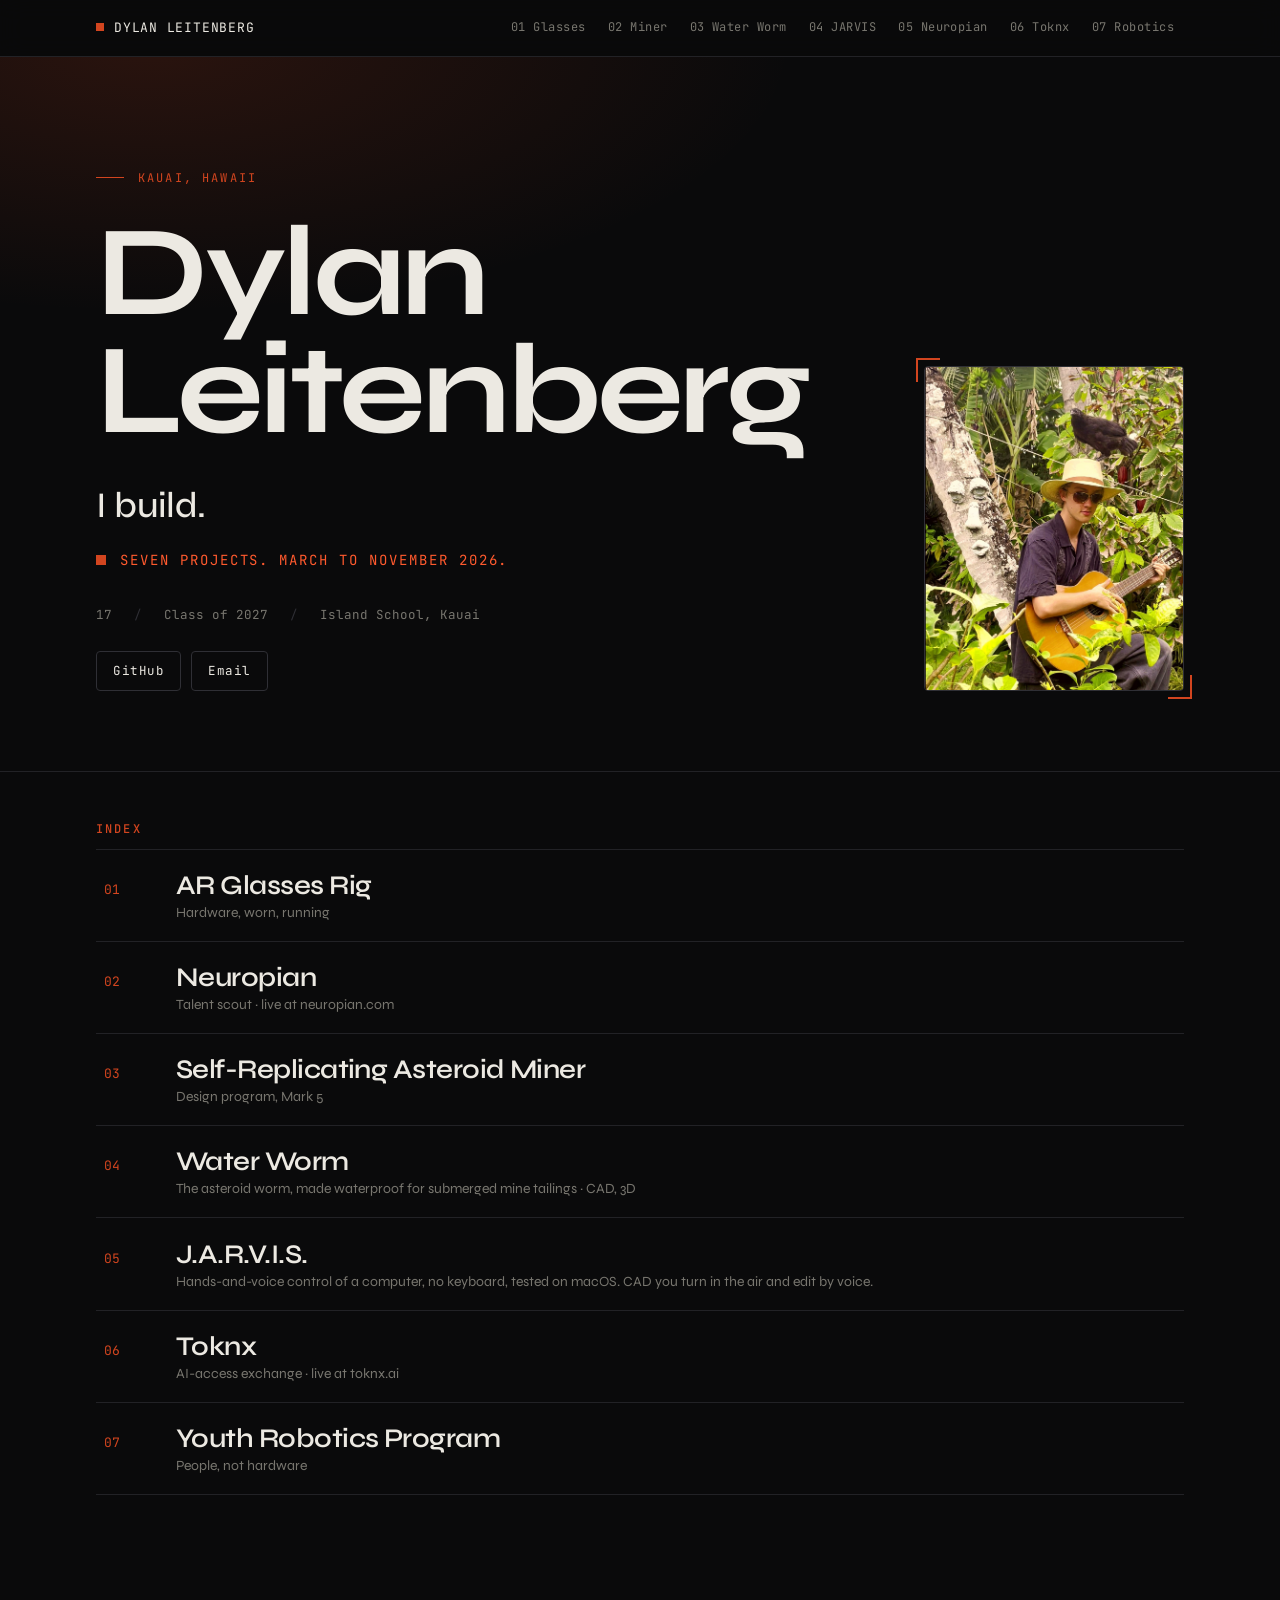
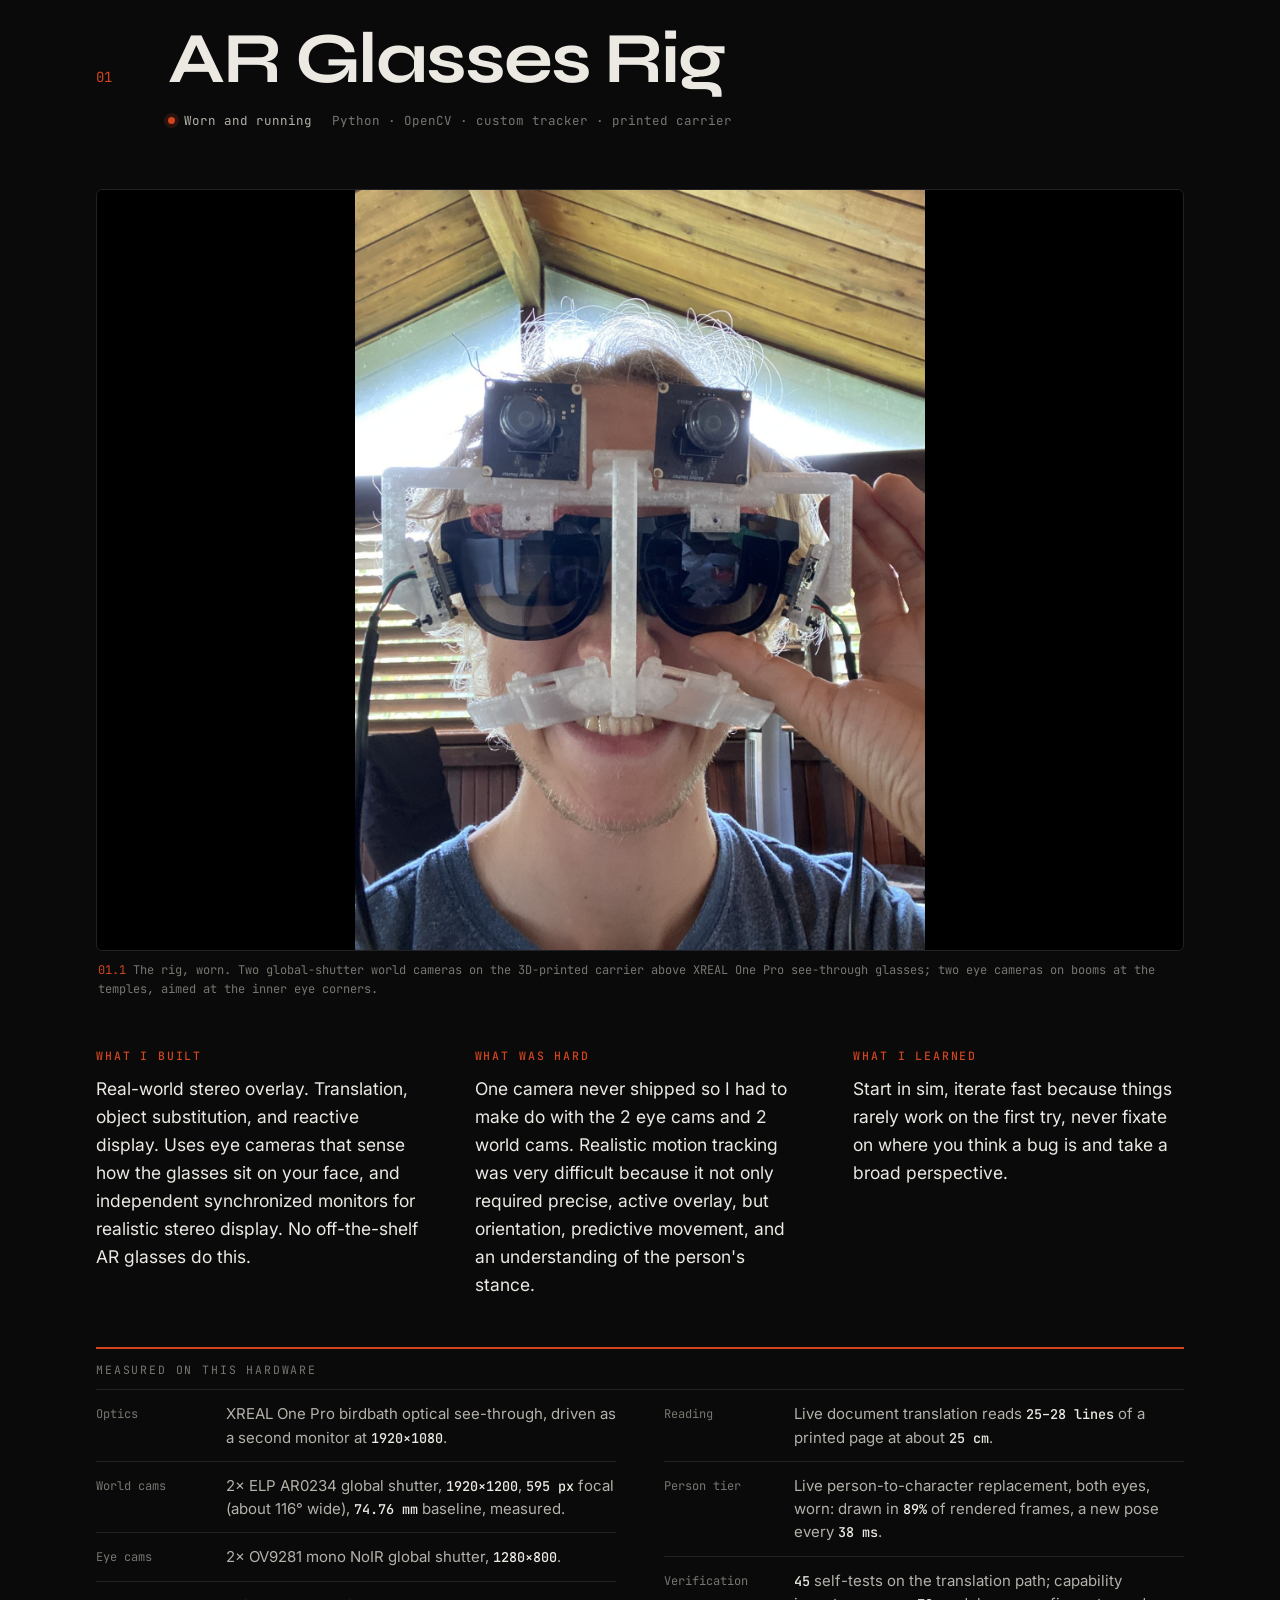
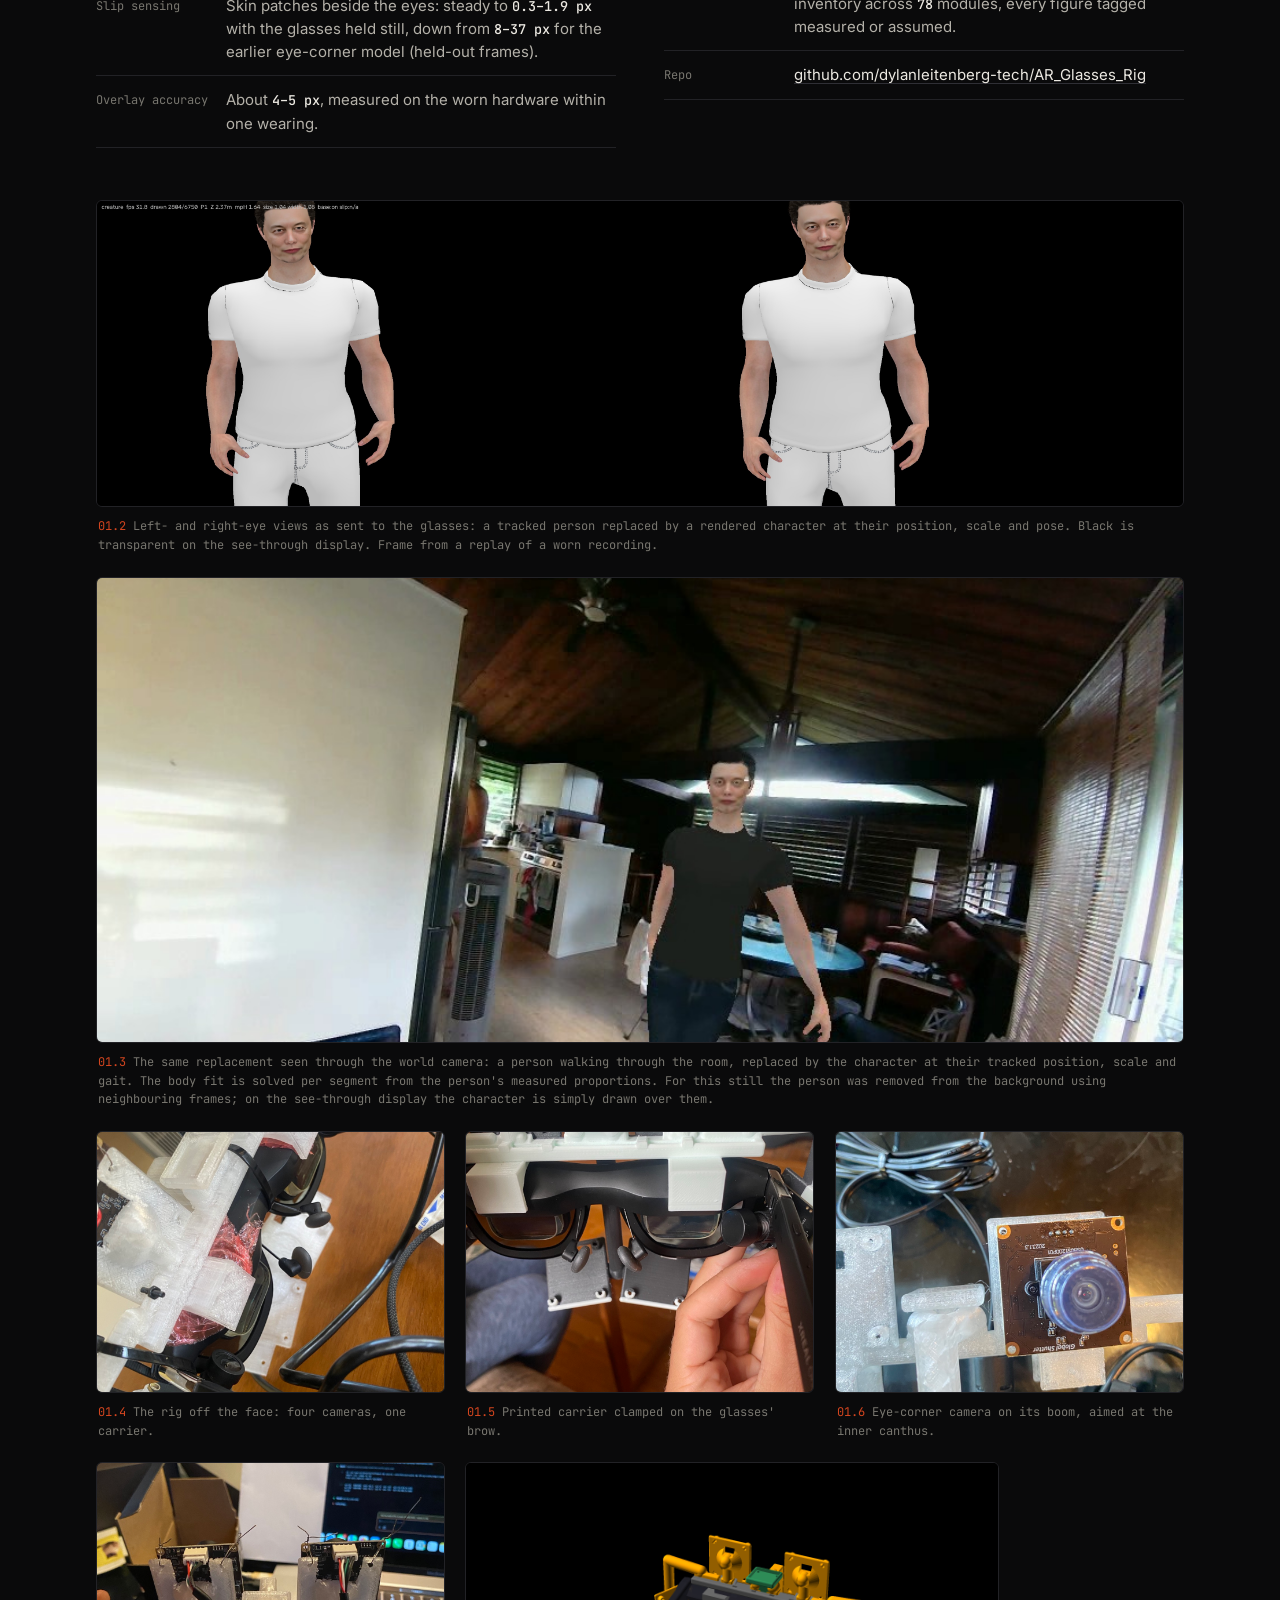
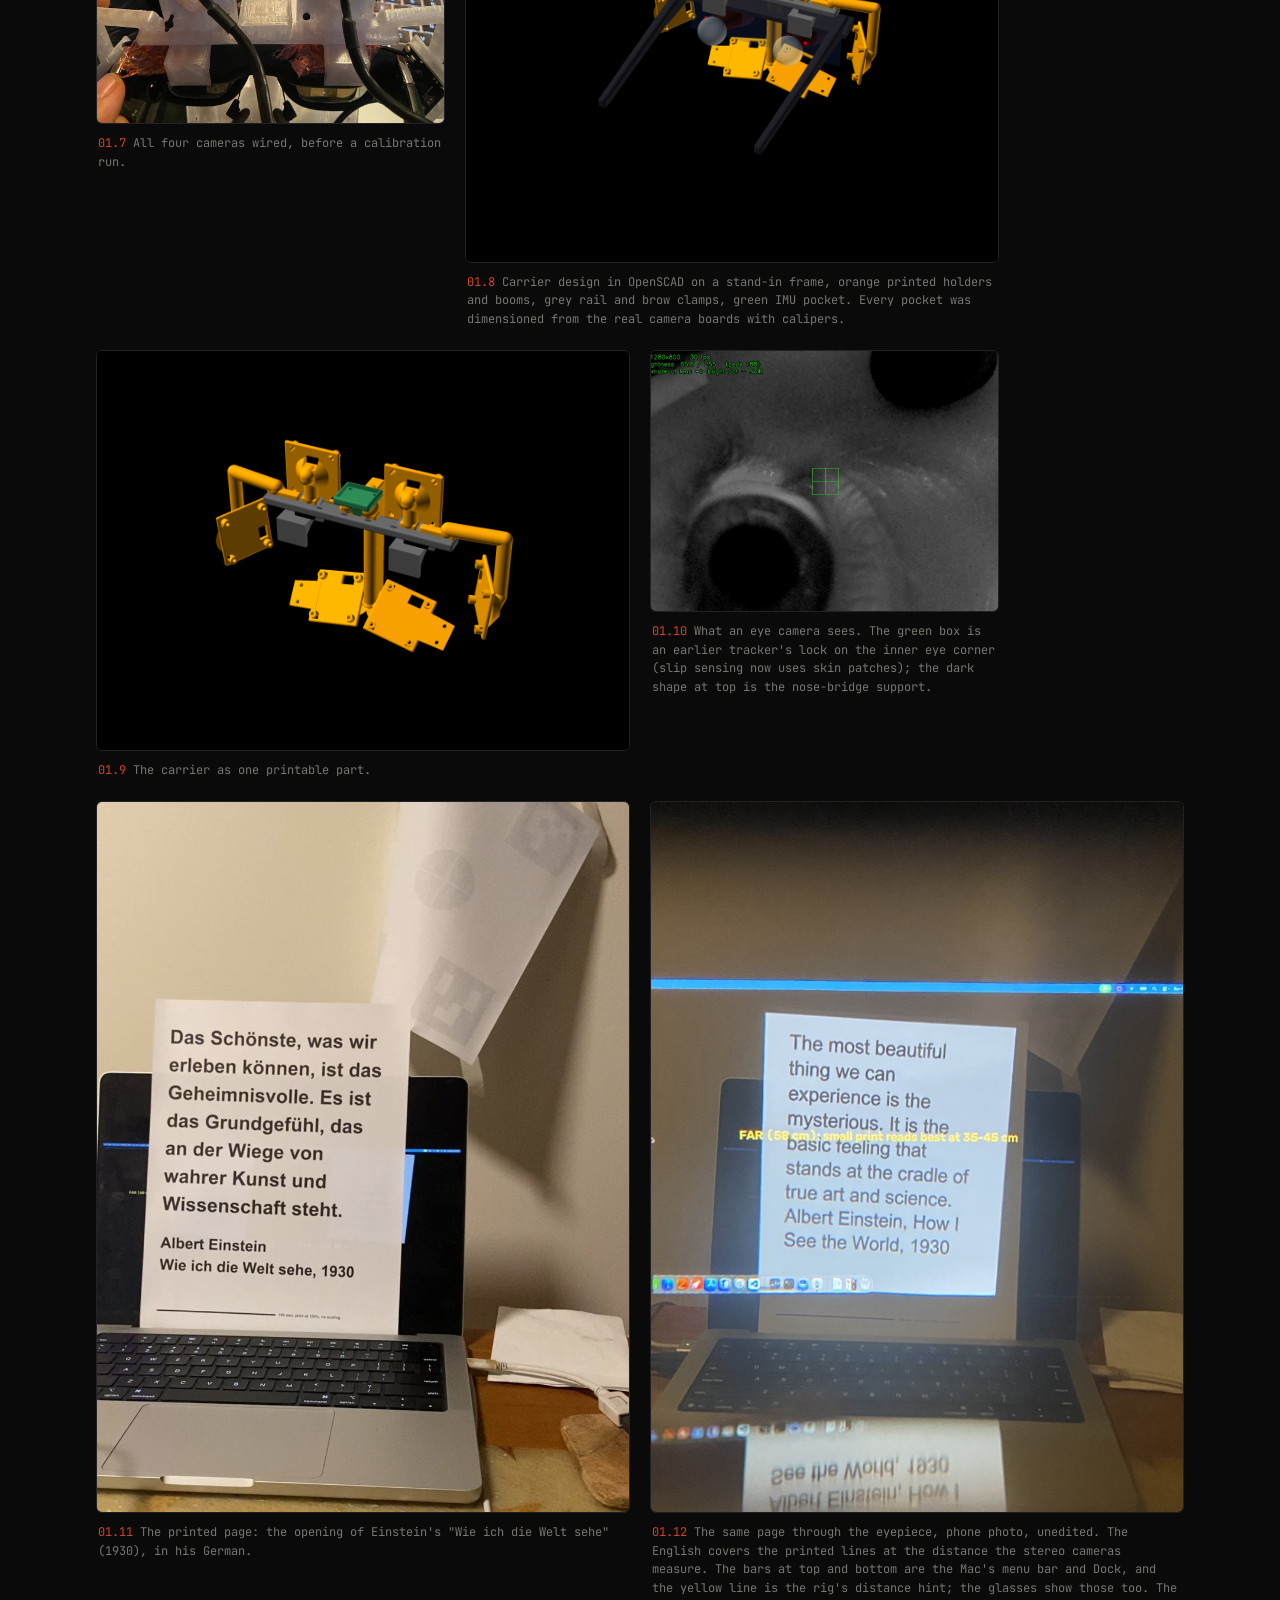
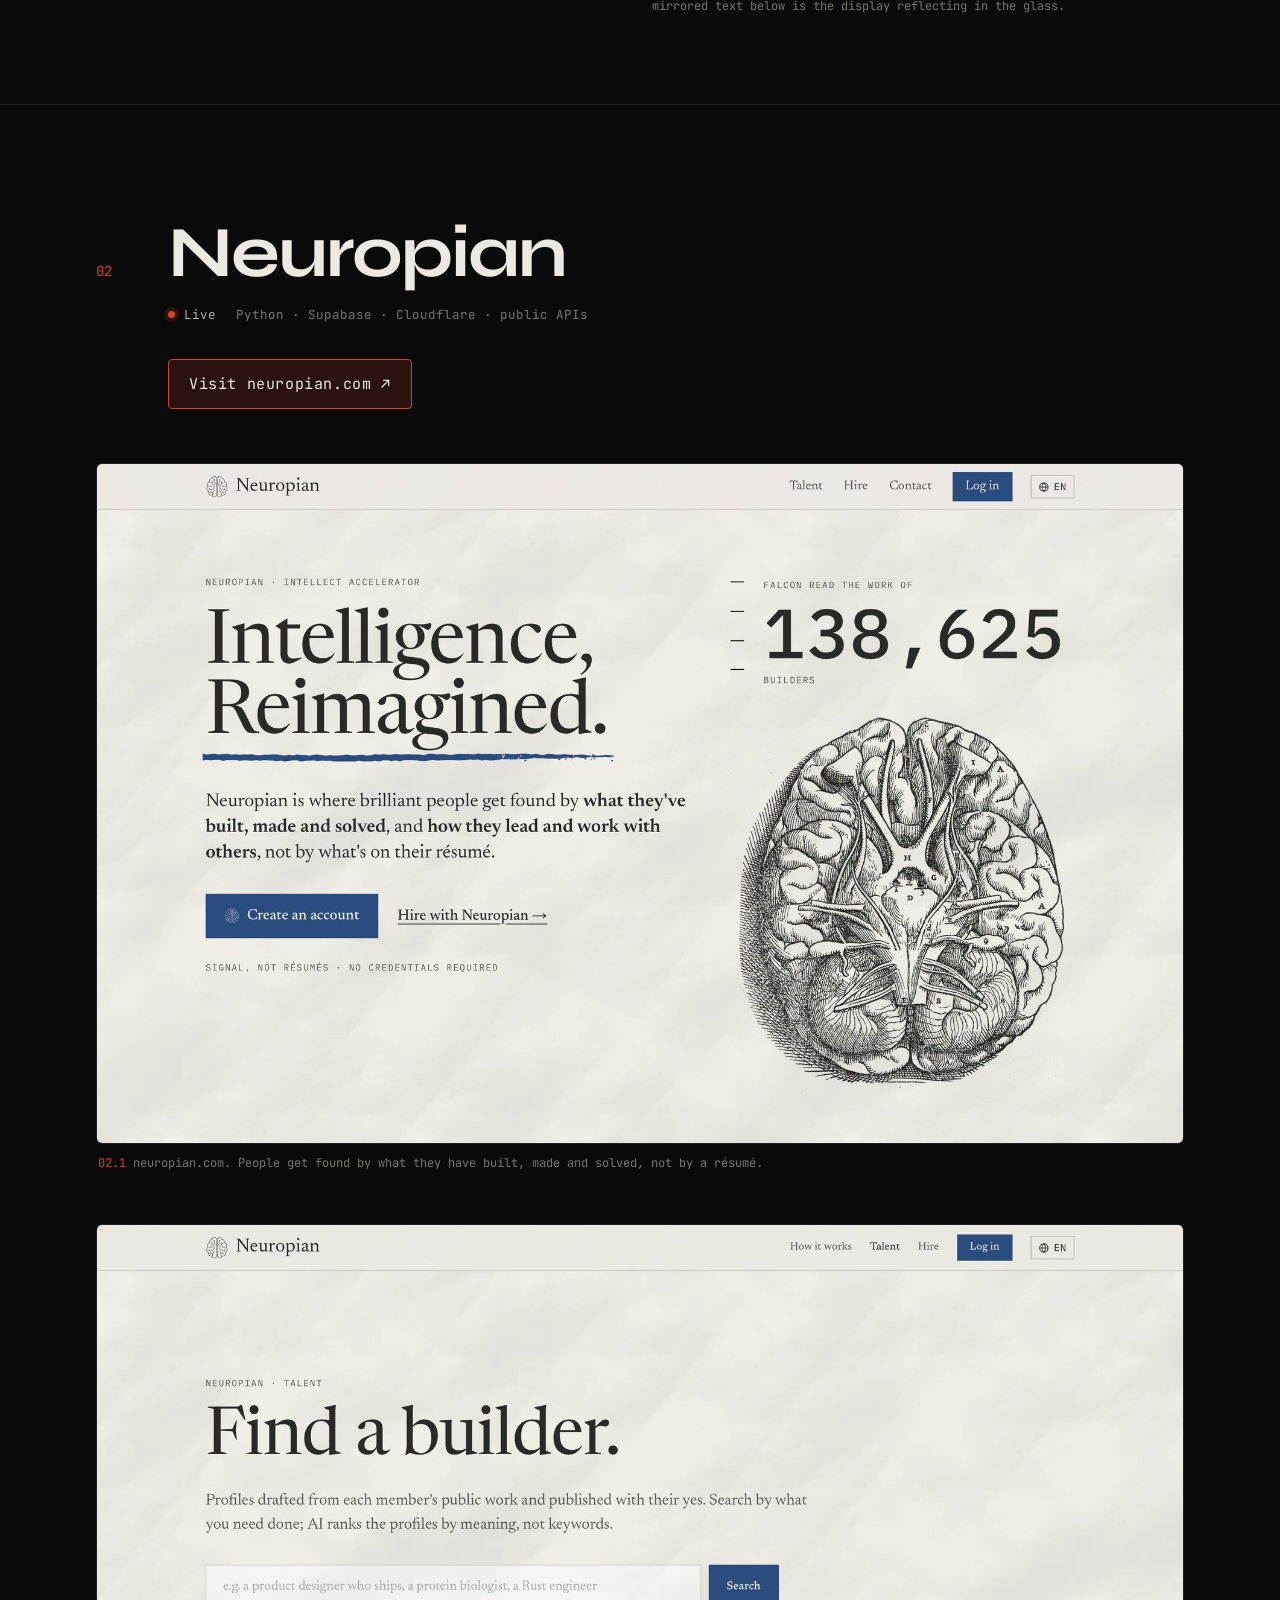
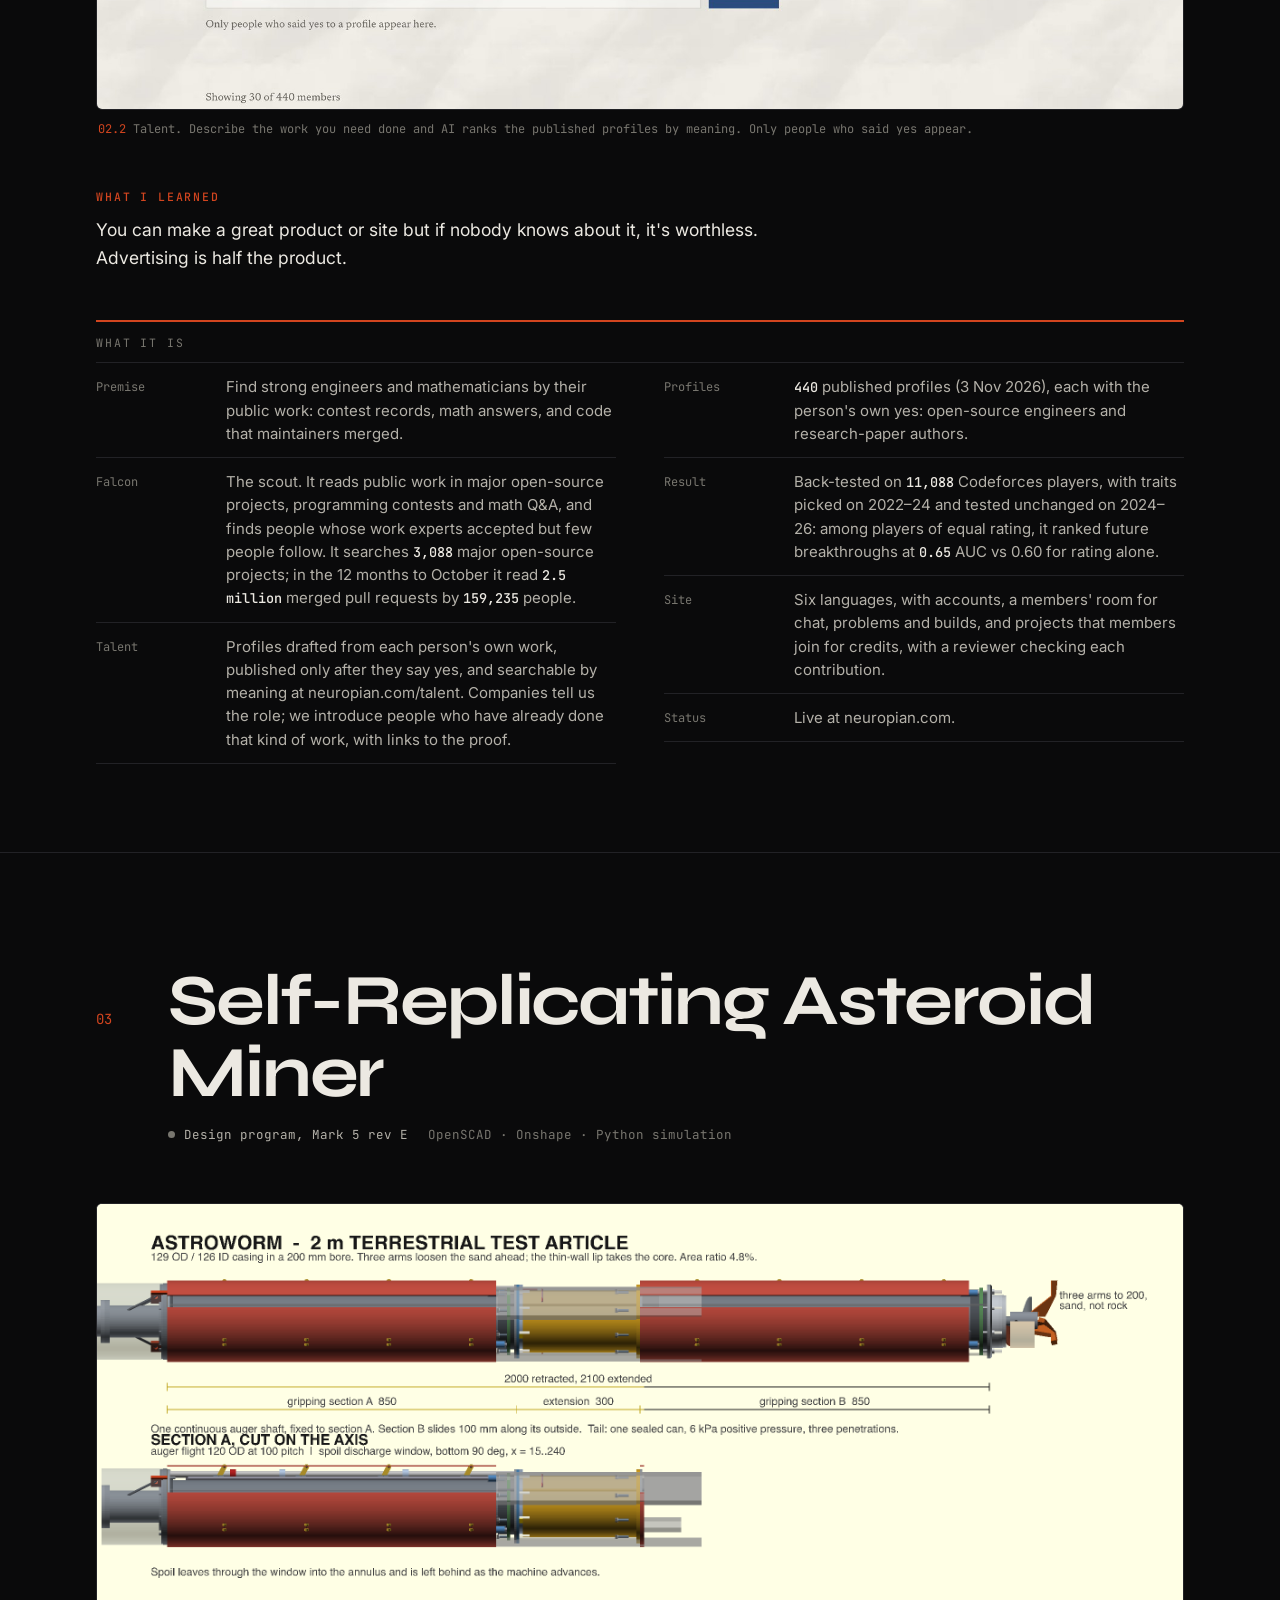
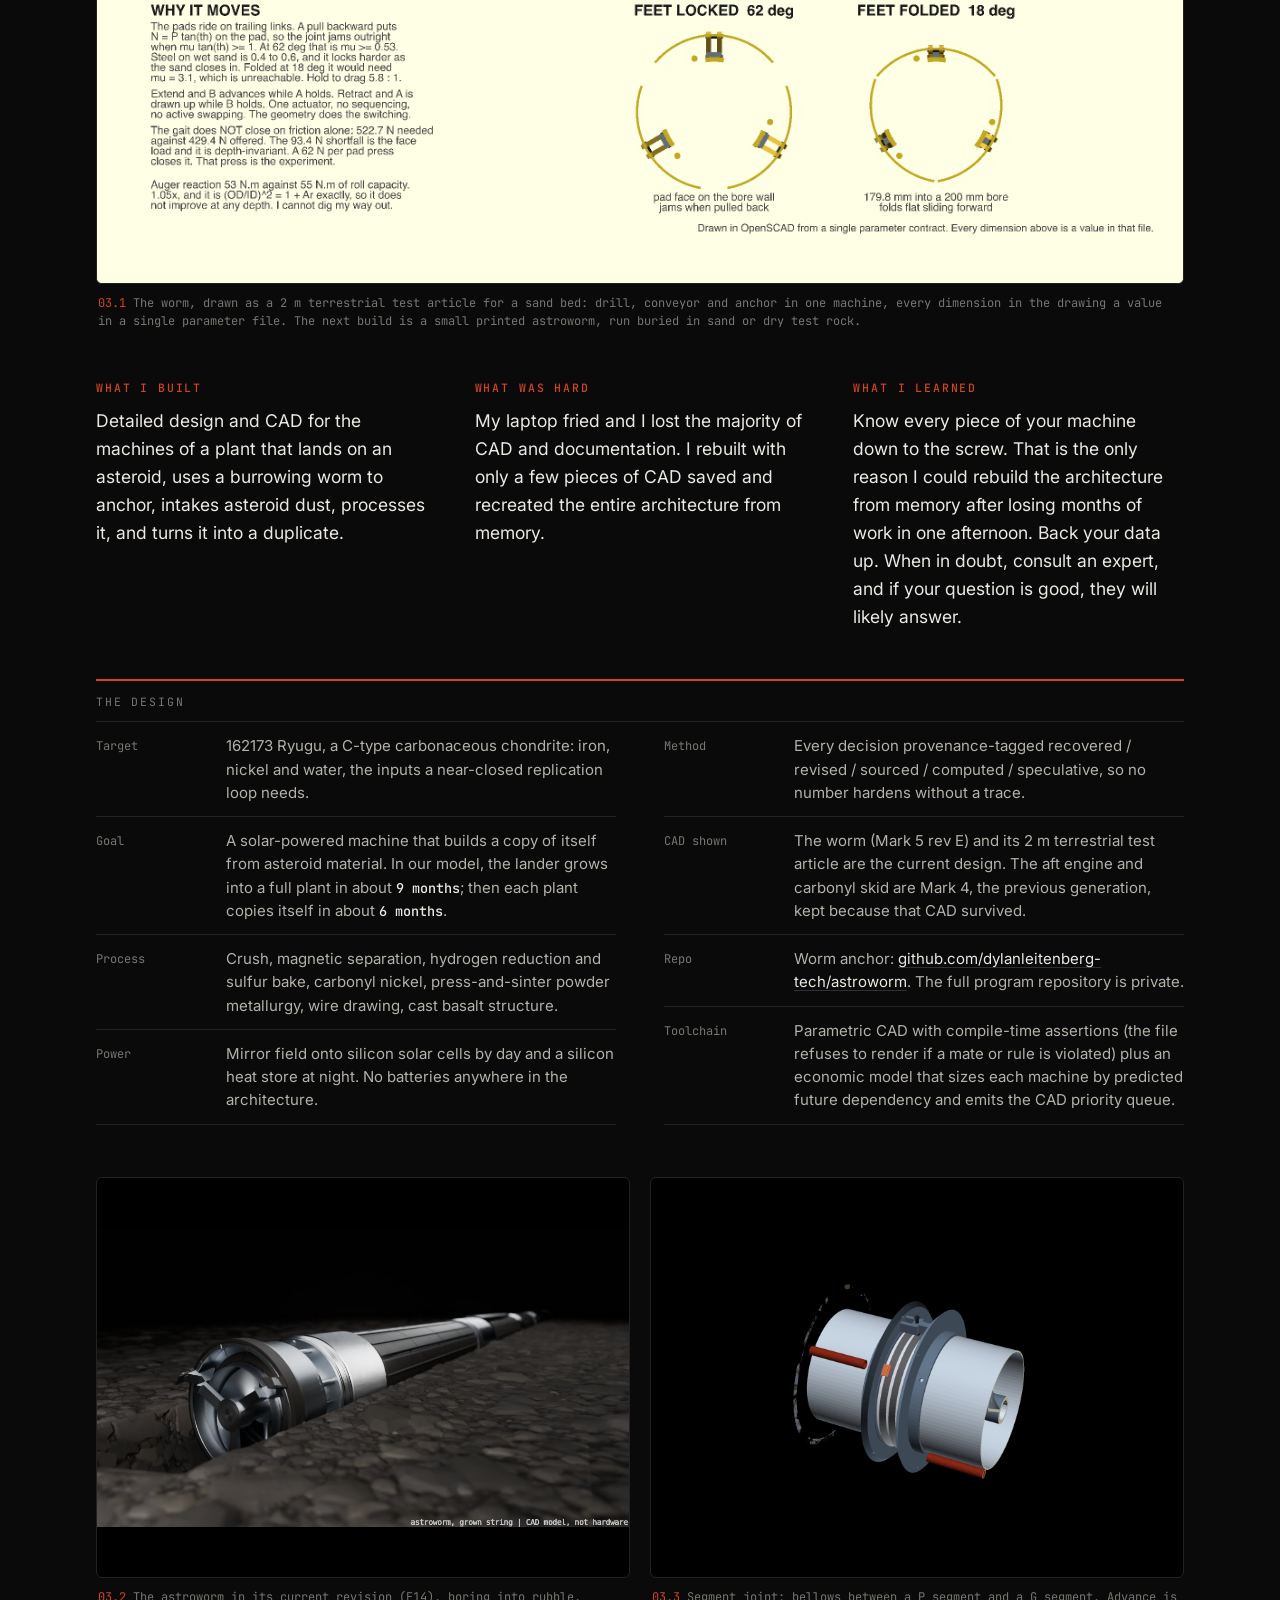
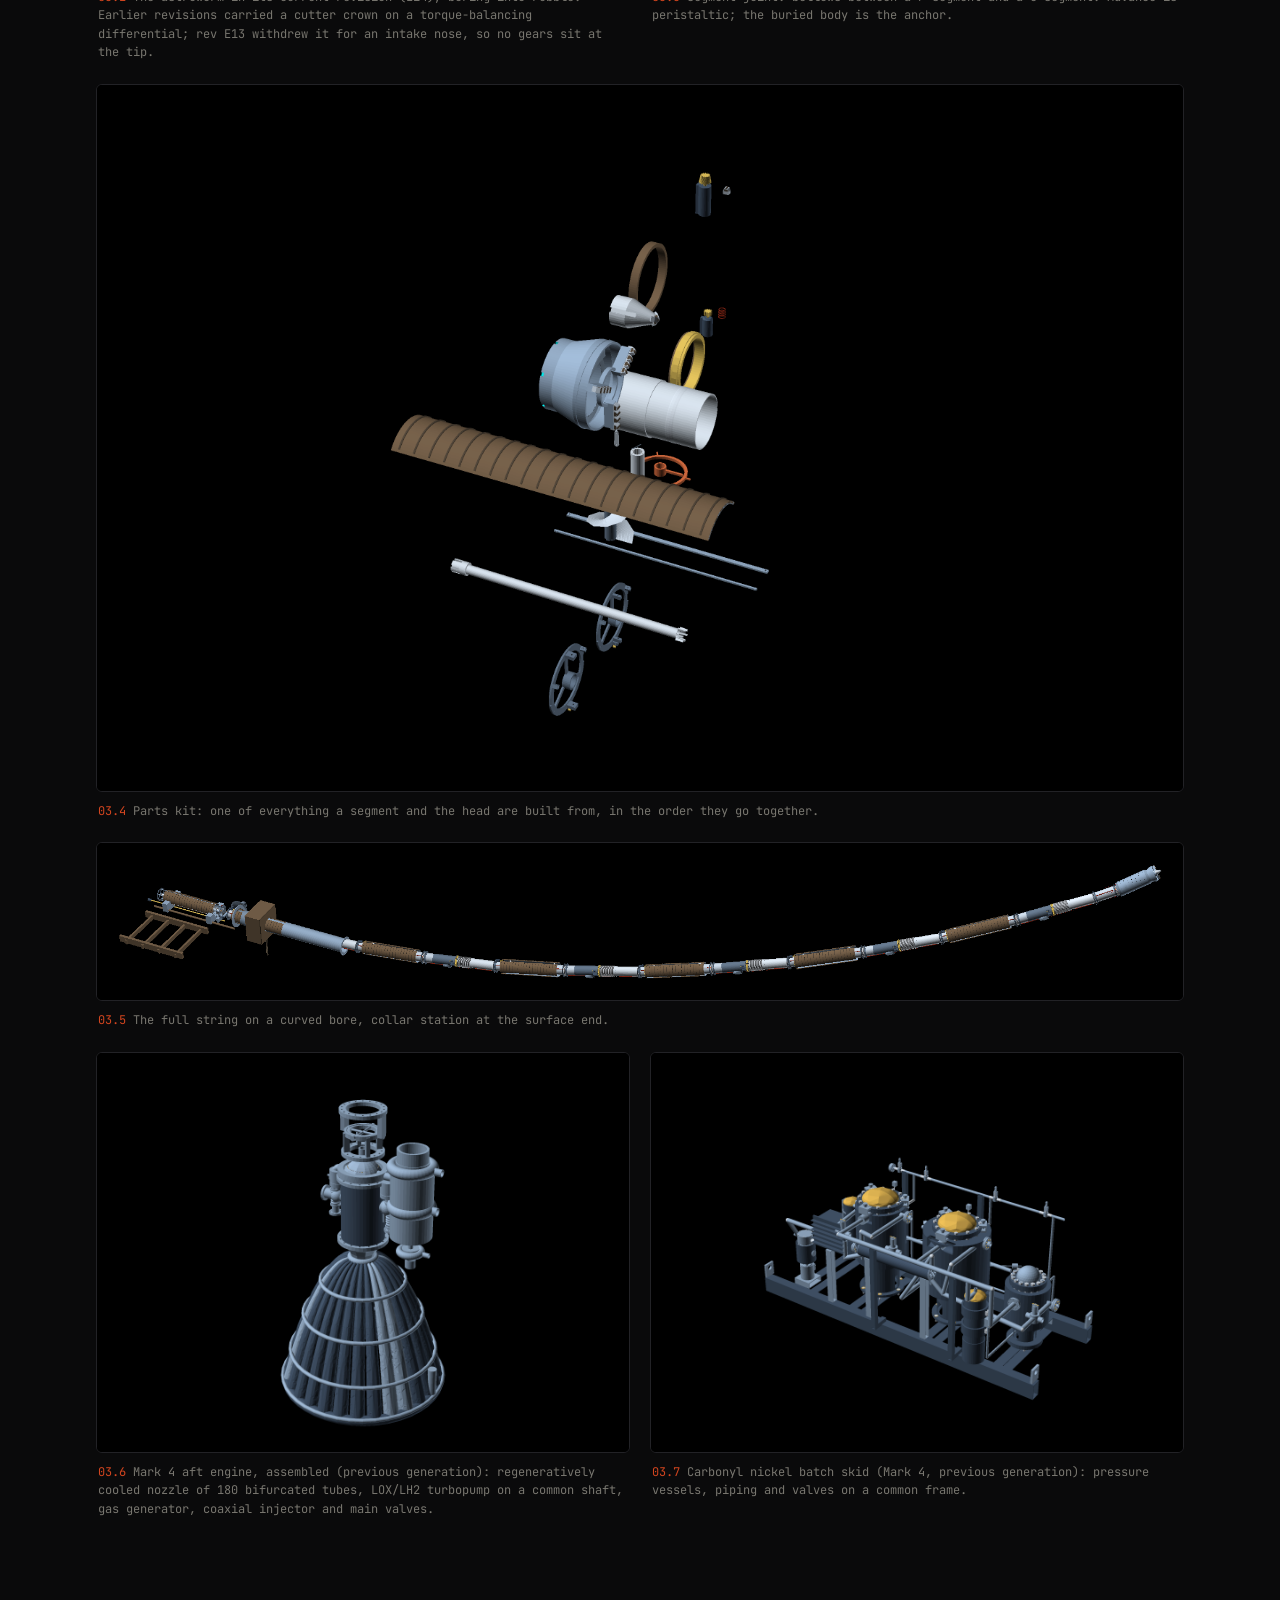
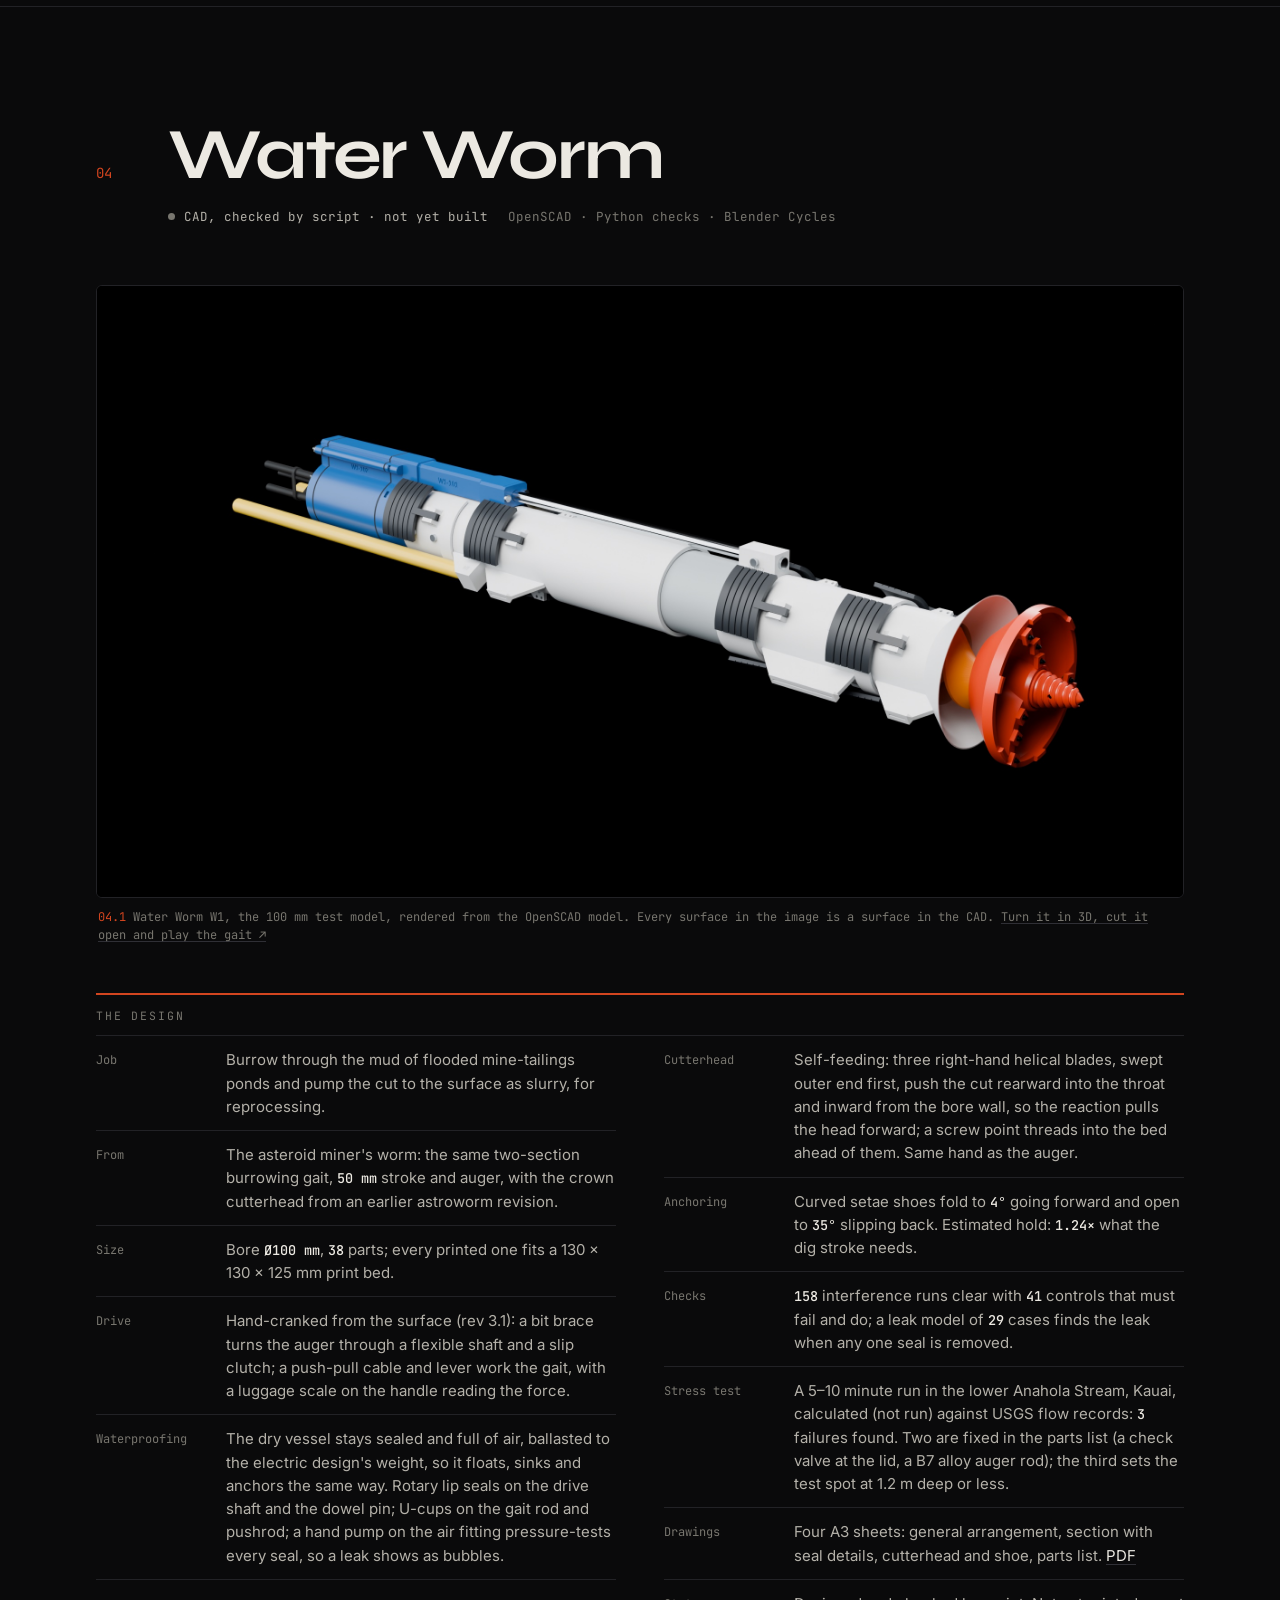
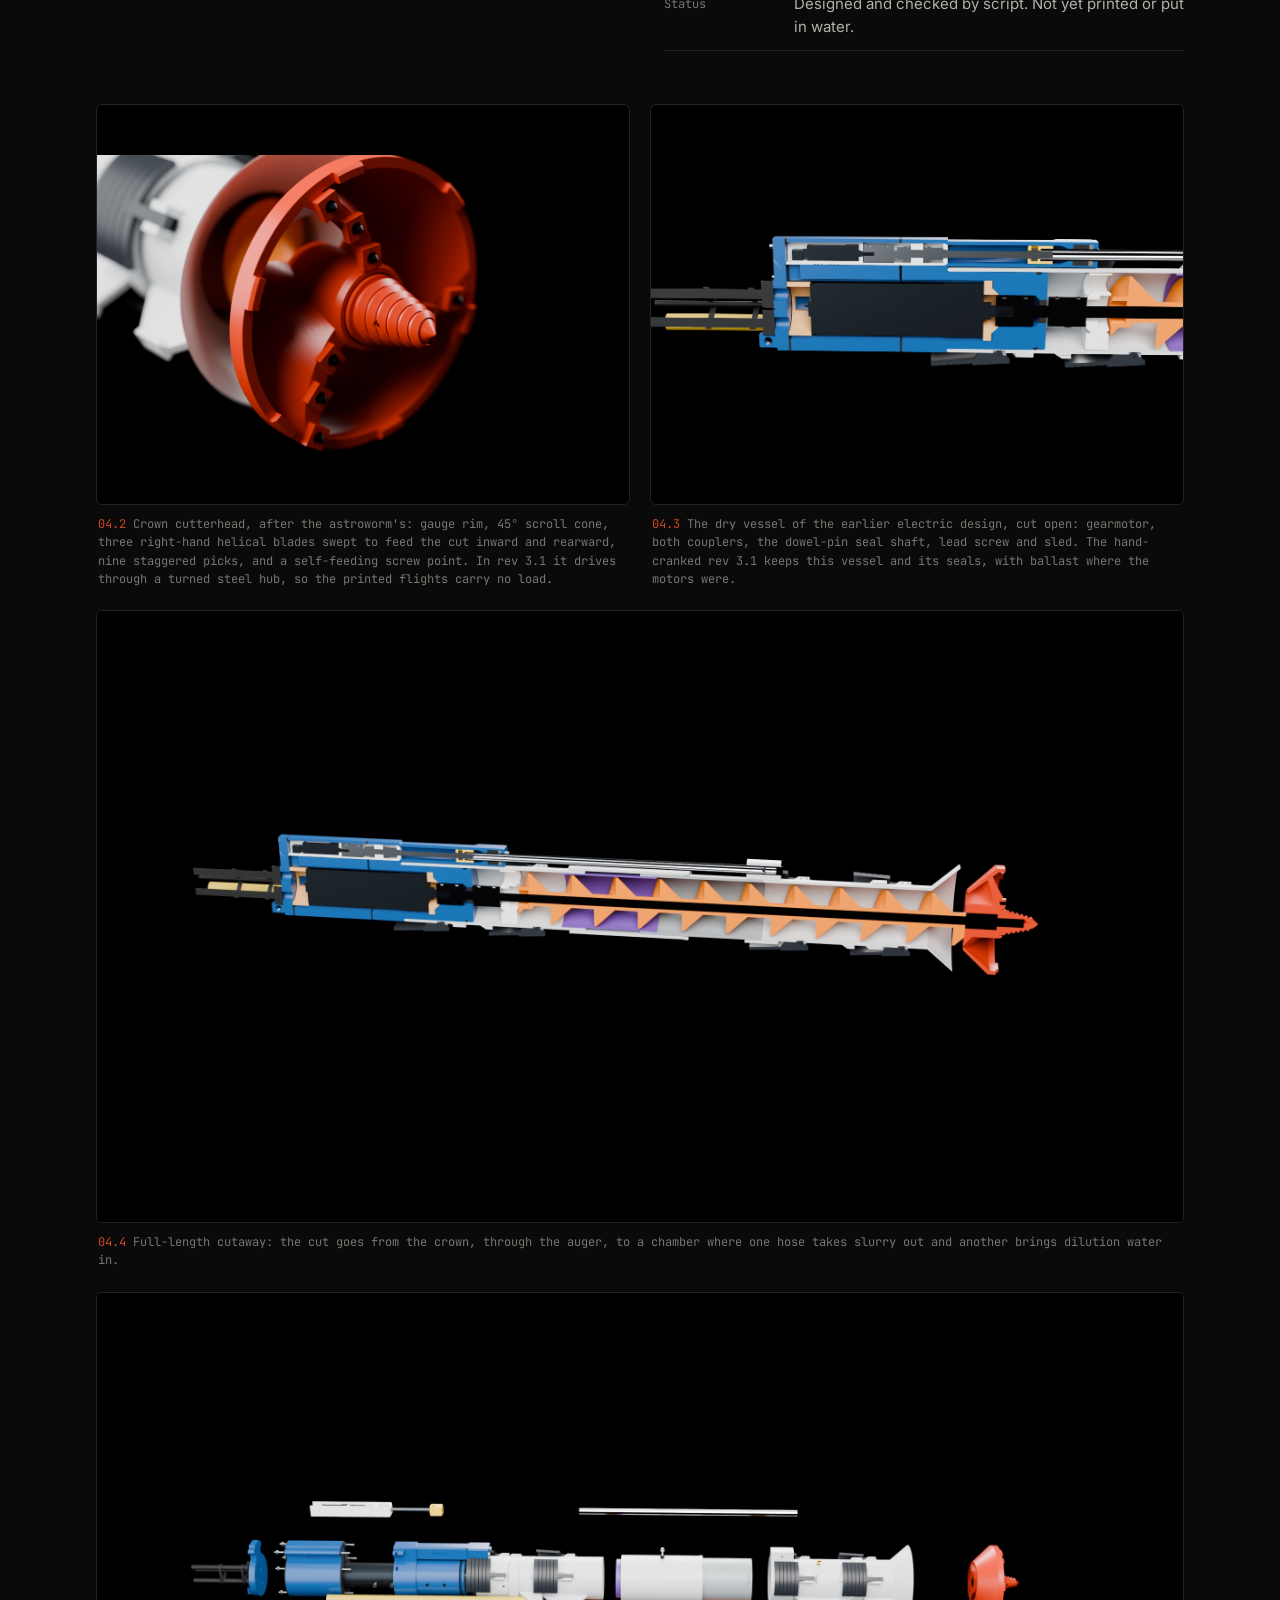
<file: index.html>
<!DOCTYPE html>
<html lang="en">
<head>
<meta charset="utf-8">
<meta name="viewport" content="width=device-width, initial-scale=1">
<title>Dylan Leitenberg</title>
<meta name="description" content="Dylan Leitenberg builds: an AR glasses rig, a self-replicating asteroid miner, a hands-and-voice computer interface, a talent scout, a token exchange.">
<link rel="canonical" href="https://parahuman.net/">
<meta property="og:type" content="website">
<meta property="og:url" content="https://parahuman.net/">
<meta property="og:title" content="Dylan Leitenberg">
<meta property="og:description" content="I build. AR glasses, a self-replicating asteroid miner, a hand-controlled computer interface.">
<meta property="og:image" content="https://parahuman.net/assets/rig-worn.jpg">
<meta name="twitter:card" content="summary_large_image">
<link rel="preconnect" href="https://fonts.googleapis.com">
<link rel="preconnect" href="https://fonts.gstatic.com" crossorigin>
<link href="https://fonts.googleapis.com/css2?family=Syne:wght@500;600;700;800&family=Inter:opsz,wght@14..32,300;14..32,400;14..32,500&family=JetBrains+Mono:wght@400;500&display=swap" rel="stylesheet">
<link rel="stylesheet" href="style.css">
</head>
<body>

<nav class="top" aria-label="Sections">
  <div id="progress"></div>
  <div class="wrap">
    <a class="brand" href="#top">Dylan Leitenberg</a>
    <ul>
      <li><a href="#ar-rig">01 Glasses</a></li>
      <li><a href="#asteroid-miner">02 Miner</a></li>
      <li><a href="#water-worm">03 Water Worm</a></li>
      <li><a href="#jarvis">04 JARVIS</a></li>
      <li><a href="#neuropian">05 Neuropian</a></li>
      <li><a href="#toknx">06 Toknx</a></li>
      <li><a href="#robotics">07 Robotics</a></li>
    </ul>
  </div>
</nav>

<header class="hero" id="top">
  <div class="wrap">
    <div>
      <p class="kicker">Kauai, Hawaii</p>
      <h1>Dylan<br>Leitenberg</h1>

      <p class="tagline">I build.</p>
      <p class="velocity">Seven projects. March to November 2026.</p>

      <div class="meta">
        <span>17</span>
        <span>Class of 2027</span>
        <span>Island School, Kauai</span>
      </div>

      <div class="links">
        <a href="https://github.com/dylanleitenberg-tech">GitHub</a>
        <a href="mailto:dylanleitenberg@gmail.com">Email</a>
      </div>
    </div>
    <!-- Portrait: guitar in a tree, chicken on the hat -->
    <div class="portrait-wrap"><img class="portrait" src="assets/dylan-guitar.jpg" alt="Dylan Leitenberg playing classical guitar in a tree, in a straw hat and sunglasses, with a chicken perched on the hat"></div>
  </div>
</header>

<section class="index">
  <div class="wrap">
    <h2>Index</h2>
    <ol class="index">
      <li><a href="#ar-rig"><span class="n">01</span><span class="t">AR Glasses Rig<small>Hardware, worn, running</small></span><span class="arrow">↗</span></a></li>
      <li><a href="#neuropian"><span class="n">02</span><span class="t">Neuropian<small>Talent scout · live at neuropian.com</small></span><span class="arrow">↗</span></a></li>
      <li><a href="#asteroid-miner"><span class="n">03</span><span class="t">Self-Replicating Asteroid Miner<small>Design program, Mark 5</small></span><span class="arrow">↗</span></a></li>
      <li><a href="#water-worm"><span class="n">04</span><span class="t">Water Worm<small>The asteroid worm, made waterproof for submerged mine tailings · CAD, 3D</small></span><span class="arrow">↗</span></a></li>
      <li><a href="#jarvis"><span class="n">05</span><span class="t">J.A.R.V.I.S.<small>Hands-and-voice control of a computer, no keyboard, tested on macOS. CAD you turn in the air and edit by voice.</small></span><span class="arrow">↗</span></a></li>
      <li><a href="#toknx"><span class="n">06</span><span class="t">Toknx<small>AI-access exchange · live at toknx.ai</small></span><span class="arrow">↗</span></a></li>
      <li><a href="#robotics"><span class="n">07</span><span class="t">Youth Robotics Program<small>People, not hardware</small></span><span class="arrow">↗</span></a></li>
    </ol>
  </div>
</section>

<main>

<!-- ============================ 01 AR GLASSES RIG ============================ -->
<section class="project" id="ar-rig">
  <div class="wrap">
    <div class="p-head">
      <span class="n">01</span>
      <h2>AR Glasses Rig</h2>
      <p class="lede"><span class="status live">Worn and running</span><span>Python · OpenCV · custom tracker · printed carrier</span></p>
    </div>

    <figure class="lead free">
      <div class="frame"><img src="assets/rig-worn.jpg" alt="Dylan wearing the rig: two world cameras on the printed carrier above the glasses, an eye camera on a boom at each temple, cables running back"></div>
      <figcaption>The rig, worn. Two global-shutter world cameras on the 3D-printed carrier above XREAL One Pro see-through glasses; two eye cameras on booms at the temples, aimed at the inner eye corners.</figcaption>
    </figure>

    <div class="cols">
      <dl class="specs">
        <div class="h">Measured on this hardware</div>
        <div><dt>Optics</dt><dd>XREAL One Pro birdbath optical see-through, driven as a second monitor at <strong>1920×1080</strong>.</dd></div>
        <div><dt>World cams</dt><dd>2× ELP AR0234 global shutter, <strong>1920×1200</strong>, <strong>595 px</strong> focal (about 116° wide), <strong>74.76 mm</strong> baseline, measured.</dd></div>
        <div><dt>Eye cams</dt><dd>2× OV9281 mono NoIR global shutter, <strong>1280×800</strong>.</dd></div>
        <div><dt>Slip sensing</dt><dd>Skin patches beside the eyes: steady to <strong>0.3–1.9 px</strong> with the glasses held still, down from <strong>8–37 px</strong> for the earlier eye-corner model (held-out frames).</dd></div>
        <div><dt>Overlay accuracy</dt><dd>About <strong>4–5 px</strong>, measured on the worn hardware within one wearing.</dd></div>
        <div><dt>Reading</dt><dd>Live document translation reads <strong>25–28 lines</strong> of a printed page at about <strong>25 cm</strong>.</dd></div>
        <div><dt>Person tier</dt><dd>Live person-to-character replacement, both eyes, worn: drawn in <strong>89%</strong> of rendered frames, a new pose every <strong>38 ms</strong>.</dd></div>
        <div><dt>Verification</dt><dd><strong>45</strong> self-tests on the translation path; capability inventory across <strong>78</strong> modules, every figure tagged measured or assumed.</dd></div>
        <div><dt>Repo</dt><dd><a href="https://github.com/dylanleitenberg-tech/AR_Glasses_Rig">github.com/dylanleitenberg-tech/AR_Glasses_Rig</a></dd></div>
      </dl>

      <div class="prose">
        <h4>What I built</h4>
        <p>Real-world stereo overlay. Translation, object substitution, and reactive display. Uses eye cameras that sense how the glasses sit on your face, and independent synchronized monitors for realistic stereo display. No off-the-shelf AR glasses do this.</p>
        <h4>What was hard</h4>
        <p>One camera never shipped so I had to make do with the 2 eye cams and 2 world cams. Realistic motion tracking was very difficult because it not only required precise, active overlay, but orientation, predictive movement, and an understanding of the person's stance.</p>
        <h4>What I learned</h4>
        <p>Start in sim, iterate fast because things rarely work on the first try, never fixate on where you think a bug is and take a broad perspective.</p>
      </div>
    </div>

    <div class="gallery">
      <figure class="wide free">
        <div class="frame"><img src="assets/rig-stereo-character.jpg" alt="Stereo pair, left and right eye, of a rendered character standing in for a live tracked person, hands at their sides" loading="lazy"></div>
        <figcaption>Left- and right-eye views as sent to the glasses: a tracked person replaced by a rendered character at their position, scale and pose. Black is transparent on the see-through display. Frame from a replay of a worn recording.</figcaption>
      </figure>
      <figure class="wide">
        <div class="frame"><img src="assets/rig-character-room.jpg" alt="World-camera view of a room with a person walking toward the camera, replaced by a rendered character at the same position, scale and gait" loading="lazy"></div>
        <figcaption>The same replacement seen through the world camera: a person walking through the room, replaced by the character at their tracked position, scale and gait. The body fit is solved per segment from the person's measured proportions. For this still the person was removed from the background using neighbouring frames; on the see-through display the character is simply drawn over them.</figcaption>
      </figure>
      <figure class="photo">
        <div class="frame"><img src="assets/rig-complete.jpg" alt="The complete rig off the face: four camera boards on the printed carrier zip-tied to the glasses, cables routed back" loading="lazy"></div>
        <figcaption>The rig off the face: four cameras, one carrier.</figcaption>
      </figure>
      <figure class="photo">
        <div class="frame"><img src="assets/rig-carrier-clamped.jpg" alt="The printed carrier clamped onto the brow of the glasses, held in one hand" loading="lazy"></div>
        <figcaption>Printed carrier clamped on the glasses' brow.</figcaption>
      </figure>
      <figure class="photo">
        <div class="frame"><img src="assets/rig-eyecam-boom.jpg" alt="A small global-shutter camera board mounted on a printed boom" loading="lazy"></div>
        <figcaption>Eye-corner camera on its boom, aimed at the inner canthus.</figcaption>
      </figure>
      <figure class="photo">
        <div class="frame"><img src="assets/rig-wired.jpg" alt="The four-camera bank wired up on the bench in front of a laptop" loading="lazy"></div>
        <figcaption>All four cameras wired, before a calibration run.</figcaption>
      </figure>
      <figure class="half contain">
        <div class="frame"><img src="assets/rig-carrier-cad.png" alt="OpenSCAD render of the carrier on the glasses: orange printed holders and booms, grey rail and brow clamps, green IMU pocket" loading="lazy"></div>
        <figcaption>Carrier design in OpenSCAD on a stand-in frame, orange printed holders and booms, grey rail and brow clamps, green IMU pocket. Every pocket was dimensioned from the real camera boards with calipers.</figcaption>
      </figure>
      <figure class="half contain">
        <div class="frame"><img src="assets/rig-carrier-part.png" alt="OpenSCAD render of the carrier as a single printable part" loading="lazy"></div>
        <figcaption>The carrier as one printable part.</figcaption>
      </figure>
      <figure>
        <div class="frame"><img src="assets/rig-canthus-lock.jpg" alt="Raw eye-camera frame with the tracker's green lock box on the inner eye corner" loading="lazy"></div>
        <figcaption>What an eye camera sees. The green box is an earlier tracker's lock on the inner eye corner (slip sensing now uses skin patches); the dark shape at top is the nose-bridge support.</figcaption>
      </figure>
      <!-- *superseded 2026-10-04 by the Einstein side-by-side below*
      <figure class="wide free">
        <div class="frame"><img src="assets/rig-translate-real.jpg" alt="World-camera view of a printed Spanish page held in one hand in a room, with each paragraph's English translation composited in place over the original text" loading="lazy"></div>
        <figcaption>Live document translation, seen through the world camera: a printed Spanish page held in hand, each block read, translated and drawn back in place at the page's measured distance and tilt.</figcaption>
      </figure>
      -->
      <figure class="half tall row-start">
        <div class="frame"><img src="assets/rig-einstein-page.jpg" alt="A printed page propped on a laptop with the first two sentences of Einstein's essay Wie ich die Welt sehe in German, signed Albert Einstein, Wie ich die Welt sehe, 1930" loading="lazy"></div>
        <figcaption>The printed page: the opening of Einstein's "Wie ich die Welt sehe" (1930), in his German.</figcaption>
      </figure>
      <figure class="half tall">
        <div class="frame"><img src="assets/rig-einstein-eyepiece.jpg" alt="Phone photo through the glasses' eyepiece: the same page, with an English translation drawn over the German text, reading The most beautiful thing we can experience is the mysterious. It is the basic feeling that stands at the cradle of true art and science. Albert Einstein, How I See the World, 1930" loading="lazy"></div>
        <figcaption>The same page through the eyepiece, phone photo, unedited. The English covers the printed lines at the distance the stereo cameras measure. The bars at top and bottom are the Mac's menu bar and Dock, and the yellow line is the rig's distance hint; the glasses show those too. The mirrored text below is the display reflecting in the glass.</figcaption>
      </figure>
      <!-- *clip dropped 2026-10-04: no stretch of the eyepiece video kept the German fully covered while the view swept side to side*
      <figure class="tall">
        <div class="frame"><video src="assets/rig-einstein-loop.mp4" poster="assets/rig-einstein-loop-poster.jpg" autoplay muted loop playsinline preload="metadata" aria-label="Phone video through the glasses' eyepiece: the English translation of the Einstein page stays on the printed page as the page moves"></video></div>
        <figcaption>Three seconds of phone video through the eyepiece, played forward and back: the translation stays on the page as it moves.</figcaption>
      </figure>
      -->
    </div>
  </div>
</section>

<!-- ============================ 02 NEUROPIAN ============================ -->
<section class="project" id="neuropian">
  <div class="wrap">
    <div class="p-head">
      <span class="n">02</span>
      <h2>Neuropian</h2>
      <p class="lede"><span class="status live">Live</span><span>Python · Supabase · Cloudflare · public APIs</span></p>
      <p class="visit-row"><a class="visit" href="https://neuropian.com">Visit neuropian.com <span aria-hidden="true">↗</span></a></p>
    </div>

    <figure class="lead wide free">
      <div class="frame"><img src="assets/neuropian-home.jpg" alt="The neuropian.com home page: the headline Intelligence, Reimagined, a line saying people get found by what they have built, made and solved, Create an account and Hire with Neuropian buttons, and a counter reading Falcon read the work of 138,625 builders beside an engraved brain" loading="lazy"></div>
      <figcaption>neuropian.com. People get found by what they have built, made and solved, not by a résumé.</figcaption>
    </figure>

    <div class="gallery">
      <figure class="wide free">
        <div class="frame"><img src="assets/neuropian-talent.jpg" alt="The Neuropian Talent page: the headline Find a builder, a search box for describing the work you need done, a note that only people who said yes to a profile appear, and a count of 440 members" loading="lazy"></div>
        <figcaption>Talent. Describe the work you need done and AI ranks the published profiles by meaning. Only people who said yes appear.</figcaption>
      </figure>
    </div>

    <div class="cols">
      <dl class="specs">
        <div class="h">What it is</div>
        <div><dt>Premise</dt><dd>Find strong engineers and mathematicians by their public work: contest records, math answers, and code that maintainers merged.</dd></div>
        <div><dt>Falcon</dt><dd>The scout. It reads public work in major open-source projects, programming contests and math Q&amp;A, and finds people whose work experts accepted but few people follow. It searches <strong>3,088</strong> major open-source projects; in the 12 months to October it read <strong>2.5 million</strong> merged pull requests by <strong>159,235</strong> people.</dd></div>
        <div><dt>Talent</dt><dd>Profiles drafted from each person's own work, published only after they say yes, and searchable by meaning at neuropian.com/talent. Companies tell us the role; we introduce people who have already done that kind of work, with links to the proof.</dd></div>
        <div><dt>Profiles</dt><dd><strong>440</strong> published profiles (3 Nov 2026), each with the person's own yes: open-source engineers and research-paper authors.</dd></div>
        <div><dt>Result</dt><dd>Back-tested on <strong>11,088</strong> Codeforces players, with traits picked on 2022–24 and tested unchanged on 2024–26: among players of equal rating, it ranked future breakthroughs at <strong>0.65</strong> AUC vs 0.60 for rating alone.</dd></div>
        <div><dt>Site</dt><dd>Six languages, with accounts, a members' room for chat, problems and builds, and projects that members join for credits, with a reviewer checking each contribution.</dd></div>
        <div><dt>Status</dt><dd>Live at neuropian.com.</dd></div>
      </dl>
      <div class="prose">
        <h4>What I learned</h4>
        <p>You can make a great product or site but if nobody knows about it, it's worthless. Advertising is half the product.</p>
      </div>
    </div>
  </div>
</section>

<!-- ============================ 03 ASTEROID MINER ============================ -->
<section class="project" id="asteroid-miner">
  <div class="wrap">
    <div class="p-head">
      <span class="n">03</span>
      <h2>Self-Replicating Asteroid Miner</h2>
      <p class="lede"><span class="status">Design program, Mark 5 rev E</span><span>OpenSCAD · Onshape · Python simulation</span></p>
    </div>

    <figure class="lead wide plate free">
      <div class="frame"><img src="assets/miner-worm-bench.png" alt="Two-view CAD drawing of a two-metre worm test article: exterior, and cut on the axis plane showing the screw, segments and anchor pads"></div>
      <figcaption>The worm, drawn as a 2 m terrestrial test article for a sand bed: drill, conveyor and anchor in one machine, every dimension in the drawing a value in a single parameter file. The next build is a small printed astroworm, run buried in sand or dry test rock.</figcaption>
    </figure>

    <div class="cols">
      <dl class="specs">
        <div class="h">The design</div>
        <div><dt>Target</dt><dd>162173 Ryugu, a C-type carbonaceous chondrite: iron, nickel and water, the inputs a near-closed replication loop needs.</dd></div>
        <div><dt>Goal</dt><dd>A solar-powered machine that builds a copy of itself from asteroid material. In our model, the lander grows into a full plant in about <strong>9 months</strong>; then each plant copies itself in about <strong>6 months</strong>.</dd></div>
        <div><dt>Process</dt><dd>Crush, magnetic separation, hydrogen reduction and sulfur bake, carbonyl nickel, press-and-sinter powder metallurgy, wire drawing, cast basalt structure.</dd></div>
        <div><dt>Power</dt><dd>Mirror field onto silicon solar cells by day and a silicon heat store at night. No batteries anywhere in the architecture.</dd></div>
        <div><dt>Method</dt><dd>Every decision provenance-tagged recovered / revised / sourced / computed / speculative, so no number hardens without a trace.</dd></div>
        <div><dt>CAD shown</dt><dd>The worm (Mark 5 rev E) and its 2 m terrestrial test article are the current design. The aft engine and carbonyl skid are Mark 4, the previous generation, kept because that CAD survived.</dd></div>
        <div><dt>Repo</dt><dd>Worm anchor: <a href="https://github.com/dylanleitenberg-tech/astroworm">github.com/dylanleitenberg-tech/astroworm</a>. The full program repository is private.</dd></div>
        <div><dt>Toolchain</dt><dd>Parametric CAD with compile-time assertions (the file refuses to render if a mate or rule is violated) plus an economic model that sizes each machine by predicted future dependency and emits the CAD priority queue.</dd></div>
      </dl>

      <div class="prose">
        <h4>What I built</h4>
        <p>Detailed design and CAD for the machines of a plant that lands on an asteroid, uses a burrowing worm to anchor, intakes asteroid dust, processes it, and turns it into a duplicate.</p>
        <h4>What was hard</h4>
        <p>My laptop fried and I lost the majority of CAD and documentation. I rebuilt with only a few pieces of CAD saved and recreated the entire architecture from memory.</p>
        <h4>What I learned</h4>
        <p>Know every piece of your machine down to the screw. That is the only reason I could rebuild the architecture from memory after losing months of work in one afternoon. Back your data up. When in doubt, consult an expert, and if your question is good, they will likely answer.</p>
        
      </div>
    </div>

    <div class="gallery">
      <figure class="half contain">
        <div class="frame"><img src="assets/miner-worm-e14-bore.jpg" alt="Render of the astroworm (rev E14) boring into rubble" loading="lazy"></div>
        <figcaption>The astroworm in its current revision (E14), boring into rubble. Earlier revisions carried a cutter crown on a torque-balancing differential; rev E13 withdrew it for an intake nose, so no gears sit at the tip.</figcaption>
      </figure>
      <figure class="half contain">
        <div class="frame"><img src="assets/miner-worm-joint.png" alt="Render of two worm segments joined by a bellows, with trunnion pins" loading="lazy"></div>
        <figcaption>Segment joint: bellows between a P segment and a G segment. Advance is peristaltic; the buried body is the anchor.</figcaption>
      </figure>
      <figure class="wide contain">
        <div class="frame"><img src="assets/miner-worm-kit.png" alt="Exploded parts kit of the worm: head, end rings, flight screw, setae shoes, rails, pins" loading="lazy"></div>
        <figcaption>Parts kit: one of everything a segment and the head are built from, in the order they go together.</figcaption>
      </figure>
      <figure class="wide contain free">
        <div class="frame"><img src="assets/miner-worm-curve.png" alt="Render of the full worm string following a curved bore, with the collar station at one end" loading="lazy"></div>
        <figcaption>The full string on a curved bore, collar station at the surface end.</figcaption>
      </figure>
      <figure class="half contain">
        <div class="frame"><img src="assets/miner-mk4-engine.png" alt="Render of the Mark 4 aft engine assembly: a tube-wall nozzle with stiffening rings, turbopump, gas generator and valves above it" loading="lazy"></div>
        <figcaption>Mark 4 aft engine, assembled (previous generation): regeneratively cooled nozzle of 180 bifurcated tubes, LOX/LH2 turbopump on a common shaft, gas generator, coaxial injector and main valves.</figcaption>
      </figure>
      <figure class="half contain">
        <div class="frame"><img src="assets/miner-carbonyl-skid.png" alt="Render of the carbonyl nickel batch skid: flanged pressure vessels, piping and valves on a steel skid frame" loading="lazy"></div>
        <figcaption>Carbonyl nickel batch skid (Mark 4, previous generation): pressure vessels, piping and valves on a common frame.</figcaption>
      </figure>
    </div>
  </div>
</section>

<!-- ============================ 04 WATER WORM ============================ -->
<section class="project" id="water-worm">
  <div class="wrap">
    <div class="p-head">
      <span class="n">04</span>
      <h2>Water Worm</h2>
      <p class="lede"><span class="status">CAD, checked by script · not yet built</span><span>OpenSCAD · Python checks · Blender Cycles</span></p>
    </div>

    <figure class="lead wide free">
      <div class="frame"><img src="assets/worm-water-hero-black.jpg" alt="Render of the Water Worm W1: a 679 mm burrowing worm with a blue dry vessel at the tail, grey casings with folding setae shoes, and a red crown cutterhead at the front"></div>
      <figcaption>Water Worm W1, the 100 mm test model, rendered from the OpenSCAD model. Every surface in the image is a surface in the CAD. <a href="water-worm/">Turn it in 3D, cut it open and play the gait ↗</a></figcaption>
    </figure>

    <div class="cols">
      <dl class="specs">
        <div class="h">The design</div>
        <div><dt>Job</dt><dd>Burrow through the mud of flooded mine-tailings ponds and pump the cut to the surface as slurry, for reprocessing.</dd></div>
        <div><dt>From</dt><dd>The asteroid miner's worm: the same two-section burrowing gait, <strong>50 mm</strong> stroke and auger, with the crown cutterhead from an earlier astroworm revision.</dd></div>
        <div><dt>Size</dt><dd>Bore <strong>Ø100 mm</strong>, <strong>38</strong> parts; every printed one fits a 130 × 130 × 125 mm print bed.</dd></div>
        <div><dt>Drive</dt><dd>Hand-cranked from the surface (rev 3.1): a bit brace turns the auger through a flexible shaft and a slip clutch; a push-pull cable and lever work the gait, with a luggage scale on the handle reading the force.</dd></div>
        <div><dt>Waterproofing</dt><dd>The dry vessel stays sealed and full of air, ballasted to the electric design's weight, so it floats, sinks and anchors the same way. Rotary lip seals on the drive shaft and the dowel pin; U-cups on the gait rod and pushrod; a hand pump on the air fitting pressure-tests every seal, so a leak shows as bubbles.</dd></div>
        <div><dt>Cutterhead</dt><dd>Self-feeding: three right-hand helical blades, swept outer end first, push the cut rearward into the throat and inward from the bore wall, so the reaction pulls the head forward; a screw point threads into the bed ahead of them. Same hand as the auger.</dd></div>
        <div><dt>Anchoring</dt><dd>Curved setae shoes fold to <strong>4°</strong> going forward and open to <strong>35°</strong> slipping back. Estimated hold: <strong>1.24×</strong> what the dig stroke needs.</dd></div>
        <div><dt>Checks</dt><dd><strong>158</strong> interference runs clear with <strong>41</strong> controls that must fail and do; a leak model of <strong>29</strong> cases finds the leak when any one seal is removed.</dd></div>
        <div><dt>Stress test</dt><dd>A 5–10 minute run in the lower Anahola Stream, Kauai, calculated (not run) against USGS flow records: <strong>3</strong> failures found. Two are fixed in the parts list (a check valve at the lid, a B7 alloy auger rod); the third sets the test spot at 1.2 m deep or less.</dd></div>
        <div><dt>Drawings</dt><dd>Four A3 sheets: general arrangement, section with seal details, cutterhead and shoe, parts list. <a href="assets/water-worm-drawings.pdf">PDF</a></dd></div>
        <div><dt>Status</dt><dd>Designed and checked by script. Not yet printed or put in water.</dd></div>
      </dl>

      <!-- Dylan's words go here: uncomment, write the three paragraphs, redeploy.
      <div class="prose">
        <h4>What I built</h4>
        <p></p>
        <h4>What was hard</h4>
        <p></p>
        <h4>What I learned</h4>
        <p></p>
      </div>
      -->
    </div>

    <div class="gallery">
      <figure class="half contain">
        <div class="frame"><img src="assets/worm-water-head-black.jpg" alt="Close render of the red crown cutterhead: gauge rim with teeth, a scroll cone, three helical swept blades carrying staggered steel picks, and a threaded screw point" loading="lazy"></div>
        <figcaption>Crown cutterhead, after the astroworm's: gauge rim, 45° scroll cone, three right-hand helical blades swept to feed the cut inward and rearward, nine staggered picks, and a self-feeding screw point. In rev 3.1 it drives through a turned steel hub, so the printed flights carry no load.</figcaption>
      </figure>
      <figure class="half contain">
        <div class="frame"><img src="assets/worm-water-vessel-black.jpg" alt="Cutaway render of the blue dry vessel showing the gearmotor, couplers, seal shaft, lead screw and sled inside" loading="lazy"></div>
        <figcaption>The dry vessel of the earlier electric design, cut open: gearmotor, both couplers, the dowel-pin seal shaft, lead screw and sled. The hand-cranked rev 3.1 keeps this vessel and its seals, with ballast where the motors were.</figcaption>
      </figure>
      <figure class="wide contain">
        <div class="frame"><img src="assets/worm-water-cutaway-black.jpg" alt="Full-length cutaway render: slurry path from the crown through the auger flights to the chamber behind the vessel" loading="lazy"></div>
        <figcaption>Full-length cutaway: the cut goes from the crown, through the auger, to a chamber where one hose takes slurry out and another brings dilution water in.</figcaption>
      </figure>
      <figure class="wide contain">
        <div class="frame"><img src="assets/worm-water-exploded-black.jpg" alt="Exploded render of every part in assembly order, from the lid at the tail to the crown at the head" loading="lazy"></div>
        <figcaption>Exploded, in assembly order.</figcaption>
      </figure>
      <figure class="wide plate free">
        <div class="frame"><img src="assets/worm-water-sheet2.jpg" alt="A3 engineering drawing: section on the worm axis at 1:2, with 2:1 details of the auger seal at the nose and the pushrod gland" loading="lazy"></div>
        <figcaption>Drawing W1-SEC-002: section on the axis, and the two seal details at 2:1.</figcaption>
      </figure>
      <figure class="half plate">
        <div class="frame"><img src="assets/worm-water-sheet1.jpg" alt="A3 general-arrangement drawing of the worm in three views with overall dimensions and part balloons" loading="lazy"></div>
        <figcaption>W1-GA-001, general arrangement.</figcaption>
      </figure>
      <figure class="half plate">
        <div class="frame"><img src="assets/worm-water-sheet3.jpg" alt="A3 detail drawing of the crown cutterhead and the setae shoe at 2:1" loading="lazy"></div>
        <figcaption>W1-DET-003, cutterhead and setae shoe.</figcaption>
      </figure>
    </div>
  </div>
</section>

<!-- ============================ 05 JARVIS ============================ -->
<section class="project" id="jarvis">
  <div class="wrap">
    <div class="p-head">
      <span class="n">05</span>
      <h2>J.A.R.V.I.S.</h2>
      <p class="lede"><span class="status live">Running</span><span>hands and voice, no keyboard · holographic CAD, edited by voice · macOS · Python · MediaPipe · three.js · Claude</span></p>
      <p class="visit-row"><a class="visit" href="https://github.com/dylanleitenberg-tech/JARVIS#install">Download JARVIS <span aria-hidden="true">↗</span></a></p>
    </div>

    <figure class="lead wide free">
      <div class="frame"><img src="assets/jarvis-hud.jpg" alt="The full JARVIS heads-up interface: systems gauges, optical array with a live camera view and a tracked hand, command index, a radial gesture map in the center, gesture control panel, activity log, and a spoken status line" loading="lazy"></div>
      <figcaption>The heads-up interface, full screen. The camera tracks a hand in the optical array at left; the gesture map on the right binds it to the machine. Gesture control armed, optics online, microphone live.</figcaption>
    </figure>

    <div class="gallery">
      <figure class="half panel">
        <div class="frame"><img src="assets/jarvis-optical.jpg" alt="The optical array panel: a live camera frame with a raised hand outlined by the tracker, and readouts for hands, body and face" loading="lazy"></div>
        <figcaption>Optical array: a raised hand, tracked live at 14 fps. Hands 1, body yes, face 90%.</figcaption>
      </figure>
      <figure class="half panel">
        <div class="frame"><img src="assets/jarvis-gestures.jpg" alt="The gesture control panel: armed, with the binding table from point and pinch through swipe, open palm, fist and thumbs" loading="lazy"></div>
        <figcaption>Gesture control, armed. Point moves the cursor, pinch clicks, pinch-drag drags, swipe switches apps, open palm opens a radial menu, thumbs up confirms. No keyboard, no mouse.</figcaption>
      </figure>
      <figure class="wide free">
        <div class="frame"><video src="assets/jarvis-hand-loop.mp4" poster="assets/jarvis-hand-poster.jpg" autoplay muted loop playsinline preload="metadata" aria-label="Screen recording: after the spoken command hey Jarvis, open aft engine, the miner's aft engine assembly floats as a cyan hologram and turns and zooms as a hand moves in front of the camera, shown live in the corner box"></video></div>
        <figcaption>Holographic CAD in the interface, recorded live: the miner's aft engine assembly, 332,135 triangles converted from its STEP file. An open hand turns it and pushing toward or away from the camera zooms it; the corner box is the camera watching that hand. No mouse, no CAD application open.</figcaption>
      </figure>
      <figure class="half free">
        <div class="frame"><img src="assets/jarvis-holo-skid.jpg" alt="The JARVIS model viewer showing the carbonyl batch skid, two reactor vessels with piping on a frame, as a cyan hologram" loading="lazy"></div>
        <figcaption>The carbonyl batch skid, 1,109,544 triangles, the same way. Any model in the project folders can be called up by name.</figcaption>
      </figure>
    </div>

    <div class="cols">
      <dl class="specs">
        <div class="h">What it does</div>
        <div><dt>Premise</dt><dd>Control a computer without touching it, tested on macOS (Windows and Linux installers written, not yet run). Hands are tracked by the camera, voice covers everything else, and a heads-up interface shows what the machine is seeing and doing.</dd></div>
        <div><dt>Gestures</dt><dd>Hands and body tracked at <strong>14-18 fps</strong> measured live: point to move the cursor, pinch to click, pinch-drag, two fingers to scroll, swipe to switch apps, open palm for a radial menu, thumbs up or down to answer a confirmation. Only the user's hands drive: the hand already being followed keeps control, and a second person's hand waits until the first has been gone for a second.</dd></div>
        <div><dt>CAD</dt><dd>Say "show the worm" and the model appears in the interface; move an open hand to turn it, pull the hand in or close the fingers to zoom in, push it away or open them to zoom out; pinch and move also turns, two fingers slide. A small camera box in the corner shows the hand doing it. STL is read directly, .scad is compiled live and STEP is converted on first use, so the part you are turning is the current source. The same gestures drive the viewport in OpenSCAD, Blender, Onshape and Fusion, each with its own orbit binding.</dd></div>
        <div><dt>Editing</dt><dd>Say what to change and the part on screen is rebuilt. An OpenSCAD model gets a panel of its own dimensions, set by voice ("set the lens width to 52"), slider or pinch-drag; the glasses frame rebuilds in <strong>0.16 s</strong>. Anything the dimensions can't express goes to Claude Opus 5.5, which edits the source, or writes a checked script against a STEP assembly's named parts. On the <strong>306</strong>-part aft engine, "make the nozzle 20 percent longer" took it from <strong>3,420</strong> to <strong>3,855 mm</strong>, throat fixed, nozzle still attached. Nothing is written until "save", and a save never overwrites the original.</dd></div>
        <div><dt>Checks</dt><dd>Every STEP geometry edit is checked before it stays (OpenSCAD edits get a build-error repair). The assembly's size is compared before and after, and anything grown past <strong>1.6×</strong> goes back for repair; this was added after three stacked stretches wrecked an engine. Then the viewer photographs the result from three angles and the model judges the pictures; an edit that looks wrong is undone and repaired.</dd></div>
        <div><dt>Speech</dt><dd>Wake word, spoken reply, and it stops listening for exactly as long as it is speaking so it never transcribes itself.</dd></div>
        <div><dt>Control</dt><dd><strong>43</strong> actions (apps, windows, tabs, keyboard, mouse, media, volume, brightness, screenshots, clipboard, Shortcuts, telemetry), one registry, exposed identically to the gestures, the parser, the UI and the model.</dd></div>
        <div><dt>Model</dt><dd>Fixed phrases are parsed locally in well under a millisecond, no model involved. Anything else goes to Claude Sonnet with the part's dimensions and the last few turns; a local Qwen3 8B through Ollama is the fallback. When a request is ambiguous it asks which dimension you meant instead of guessing. Geometry edits go to Claude Opus 5.5.</dd></div>
        <div><dt>Memory</dt><dd>Facts you tell it to remember survive restarts, and what you opened and edited is kept as a running history. When a project's model is on screen it reads that project's own notes. It speaks up unprompted only when a watched condition becomes true (unsaved edits, low disk), once, not for as long as it stays true.</dd></div>
        <div><dt>Verification</dt><dd>Seven test suites pass (<strong>152</strong> checks): intents, gestures, CAD driving, dimension editing, STEP editing, memory and alerts, process cleanup. Synthetic hand frames drive the gesture tests.</dd></div>
        <div><dt>Status</dt><dd>Runs live: camera, gestures, voice, Claude and the local fallback. Built for macOS, Windows and Linux, with one-line installers that need no administrator rights; installed and run on macOS so far. Local model through Ollama, or bring your own Claude key. The macOS Accessibility grant, which keyboard, mouse and window control need on the Mac, is still pending.</dd></div>
        <div><dt>Source</dt><dd><a href="https://github.com/dylanleitenberg-tech/JARVIS">github.com/dylanleitenberg-tech/JARVIS</a>, open source under the MIT license.</dd></div>
      </dl>
      <div class="prose">
        <h4>What I built</h4>
        <p>Interactive computer interface controlled entirely by voice and gesture. JARVIS can rotate, move and edit CAD, control games, and interact with both you and your computer.</p>
        <h4>What was hard</h4>
        <p>Getting the tracking accurate enough to navigate detailed pages, where a pinch in the air has to land on a small button and stay there. The macOS permissions for letting it control the computer took longer than I expected too.</p>
        <h4>What I learned</h4>
        <p>Make the user interface intuitive so learning to use it is seamless.</p>
      </div>
    </div>
  </div>
</section>

<!-- ============================ 06 TOKNX ============================ -->
<section class="project" id="toknx">
  <div class="wrap">
    <div class="p-head">
      <span class="n">06</span>
      <h2>Toknx</h2>
      <p class="lede"><span class="status live">Live</span><span>Python · FastAPI · PostgreSQL · Redis</span></p>
      <p class="visit-row"><a class="visit" href="https://toknx.ai">Visit toknx.ai <span aria-hidden="true">↗</span></a></p>
    </div>

    <figure class="lead wide free">
      <div class="frame"><img src="assets/toknx-publish.jpg" alt="Toknx web app, the Publish an agent page: name, provider, model, how it runs, per-token prices at the model's list value, token and request caps, decision mode, system prompt and filters" loading="lazy"></div>
      <figcaption>Publish an agent: your AI, your rules. Name, provider, model, how it runs, price per input and output token (filled at the model's list value), caps per minute and per day, a system prompt, and refusal filters.</figcaption>
    </figure>

    <div class="cols">
      <dl class="specs">
        <div class="h">What it is</div>
        <div><dt>Premise</dt><dd>Answer other people's prompts on the AI you already pay for, earn request tokens (RT), and spend them on models you don't have. No money and no crypto move; RT has no cash value.</dd></div>
        <div><dt>Providers</dt><dd>Fully functional across multiple providers: requests trade live on Claude and ChatGPT keys, and Gemini keys are supported.</dd></div>
        <div><dt>Your key</dt><dd>Every agent runs on its owner's own account, inside the caps and rules the owner sets. ChatGPT and Gemini agents run from the owner's browser tab, so the key goes only to the vendor; Claude keys are stored encrypted with <strong>AES-256-GCM</strong>. Keys are never pooled: a key only ever runs its owner's agent.</dd></div>
        <div><dt>Routing</dt><dd>A request goes to the cheapest verified online agent that fits its model, category and price cap. An agent is listed only after it answers a liveness probe; declines and failures re-route up to <strong>3</strong> times.</dd></div>
        <div><dt>Always answers</dt><dd>When no member's agent is free, Toknx Open, an open-weight Qwen3 model on its own Oracle servers, answers instead, free and labeled. Visitors can ask without an account; their questions go to members' agents first, paid for by Toknx, so members earn from day one.</dd></div>
        <div><dt>Incentives</dt><dd>New members get a starter grant; an agent's first paid answers to three different members unlock a <strong>250,000 RT</strong> bonus, and members who serve get far more free answers.</dd></div>
        <div><dt>Ledger</dt><dd>Append-only Postgres ledger enforced by a database trigger; escrow, then settle, never above escrow; an hourly audit checks that journal sums equal balances. <strong>1 RT</strong> is one millionth of a dollar of vendor list price; <strong>1%</strong> fee in RT.</dd></div>
        <div><dt>API</dt><dd>OpenAI-compatible: point the OpenAI SDK at toknx.ai/v1 and existing code works, with <code>auto</code>, a named model, or <code>toknx-open</code>. Streaming, idempotency keys, signed webhooks, one-line CLI install.</dd></div>
        <div><dt>Security</dt><dd>Two-factor sign-in, scrypt passwords checked against known breaches, verified email; prompts, answers and email addresses encrypted at rest; encrypted nightly backups; red-team reviewed and attack-tested against the live server.</dd></div>
        <div><dt>Status</dt><dd>Live at <a href="https://toknx.ai">toknx.ai</a>.</dd></div>
      </dl>

      <div class="prose">
        <h4>What I built</h4>
        <p>Token exchange where you can put your AI/tokens up for use to answer other people's prompts in exchange for on-site currency. That currency can then be used to prompt other users' AI. Allows you to exchange some of your tokens from one provider for usage in another's AI.</p>
        <h4>What was hard</h4>
        <p>Not breaking any TOS: most major companies don't let people do this in a direct exchange so I designed an indirect exchange that follows all rules.</p>
        <h4>Progress</h4>
        <p>Live, fully functional across multiple providers.</p>
      </div>
    </div>

    <div class="gallery">
      <figure class="wide free">
        <div class="frame"><img src="assets/toknx-landing.jpg" alt="The Toknx landing page at toknx.ai: the headline Trade AI access. Keep your money., get-started and sign-in buttons, a box to ask a question without an account, and a Python code panel calling Toknx through the OpenAI SDK" loading="lazy"></div>
        <figcaption>toknx.ai. Anyone can ask a question without an account; the code panel is the whole integration for developers: Toknx speaks the OpenAI API, so existing code only changes its address and key.</figcaption>
      </figure>
    </div>
  </div>
</section>

<!-- ============================ 07 ROBOTICS ============================ -->
<section class="project" id="robotics">
  <div class="wrap">
    <div class="p-head">
      <span class="n">07</span>
      <h2>Youth Robotics Program</h2>
      <p class="lede"><span class="status">Running</span><span>Kauai, Hawaii</span></p>
    </div>

    <div class="cols">
      <dl class="specs">
        <div class="h">What exists because of it</div>
        <div><dt>Problem</dt><dd>Most of the school's robotics team was graduating. No STEM program for elementary students; five people on the FTC team.</dd></div>
        <div><dt>What I did</dt><dd>Founded the Youth Robotics Program: reached <strong>27</strong> teachers, secured board-member funding, recruited high-school mentors, built the curriculum with the FTC captain.</dd></div>
        <div><dt>Now</dt><dd><strong>28</strong> elementary students building real robots alongside high-school mentors, from coding to PID control.</dd></div>
      </dl>
      <div class="prose">
        <h4>Why I built this</h4>
        <p>My school's small FTC team was going to lose most of its members upon my graduation. I started the program to prepare elementary students to join next year so the FTC team wouldn't cease.</p>
      </div>
    </div>
  </div>
</section>

<section class="plain" id="elsewhere">
  <div class="wrap">
    <h2>Elsewhere</h2>
    <ul class="list">
      <li><span class="k">Honors</span><span>National Merit Semifinalist, 2026. College Board National Rural and Small Town Recognition Award.</span></li>
      <li><span class="k">FIRST Robotics</span><span>FTC team of five: build, design and alliance negotiation. Second in Hawaii; competed at the FTC Canada Cup and Governor's Cup.</span></li>
      <li><span class="k">Research</span><span>Co-author on two posters presented at the American Psychological Association national convention, through The Good Student. Data analysis in R.</span></li>
      <li><span class="k">National History Day</span><span>Won regionals and advanced to states with a paper built around my grandmother's flight from Poland.</span></li>
      <li><span class="k">Guitar</span><span>Eight years, classical and electric. Villa-Lobos Etude 7 through metal bands.</span></li>
    </ul>
    
  </div>
</section>

<!-- ============================ ACADEMY (locked) ============================
     The content is encrypted (vault/section.bin, AES-256-GCM, key from the
     password via PBKDF2). Source lives in a private repo, never here. -->
<section class="plain" id="academy">
  <div class="wrap">
    <h2>For reviewers</h2>
    <p class="acad-note">Shared confidentially for Horowitz Andreessen Academy admissions review. Please don't copy or redistribute.</p>
    <form class="acad-gate" id="acad-gate" autocomplete="off">
      <label for="acad-pw">Password</label>
      <div class="acad-row">
        <input id="acad-pw" type="password" autocomplete="off" spellcheck="false">
        <button type="submit">Unlock</button>
      </div>
      <p class="acad-msg" id="acad-msg" aria-live="polite"></p>
    </form>
      </div>
</section>

</main>

<footer>
  <div class="wrap">
    <span>parahuman.net</span>
    <span><a href="mailto:dylanleitenberg@gmail.com">dylanleitenberg@gmail.com</a> · <a href="https://github.com/dylanleitenberg-tech">github.com/dylanleitenberg-tech</a></span>
    <span>Dylan Leitenberg · Kauai, Hawaii · 2026 · <a href="https://github.com/dylanleitenberg-tech/parahuman">source of this page</a></span>
  </div>
</footer>

<script>
(function () {
  var root = document.documentElement; root.classList.add('js');
  var reduce = window.matchMedia && window.matchMedia('(prefers-reduced-motion: reduce)').matches;
  var sel = 'header.hero .wrap > *, section.index > .wrap > *, ol.index li, .p-head, .lead, .cols > *, .gallery figure, section.plain > .wrap > *, footer .wrap';
  var els = document.querySelectorAll(sel);
  els.forEach(function (el) {
    var kind = el.classList.contains('p-head') ? 'left' : '';
    el.setAttribute('data-reveal', kind);
    var sib = el.parentElement ? Array.prototype.indexOf.call(el.parentElement.children, el) : 0;
    el.style.setProperty('--d', (reduce ? 0 : Math.min(sib, 5) * 70) + 'ms');
  });
  if (!('IntersectionObserver' in window)) { els.forEach(function (el) { el.classList.add('in'); }); return; }
  var io = new IntersectionObserver(function (entries) {
    entries.forEach(function (e) { if (e.isIntersecting) { e.target.classList.add('in'); io.unobserve(e.target); } });
  }, { rootMargin: '0px 0px -8% 0px', threshold: 0.06 });
  els.forEach(function (el) { io.observe(el); });
  var bar = document.getElementById('progress');
  function tick() { var h = root; var max = h.scrollHeight - h.clientHeight; bar.style.width = (max > 0 ? (h.scrollTop / max) * 100 : 0) + '%'; }
  window.addEventListener('scroll', tick, { passive: true }); tick();
})();
</script>

<script src="vault/js/vault.js?v=2"></script>
<script>
(function () {
  var form = document.getElementById('acad-gate'), msg = document.getElementById('acad-msg'), pw = document.getElementById('acad-pw');
  form.addEventListener('submit', function (e) {
    e.preventDefault();
    msg.textContent = 'Checking…';
    VAULT.open('vault/room.bin?v=2', pw.value).then(function () { msg.textContent = 'Access granted.'; location.href = 'vault/room.html'; })
      .catch(function (err) { msg.textContent = err.message === 'wrong password' ? 'Wrong password.' : 'Could not unlock: ' + err.message; });
  });
})();
</script>

</body>
</html>
</file>
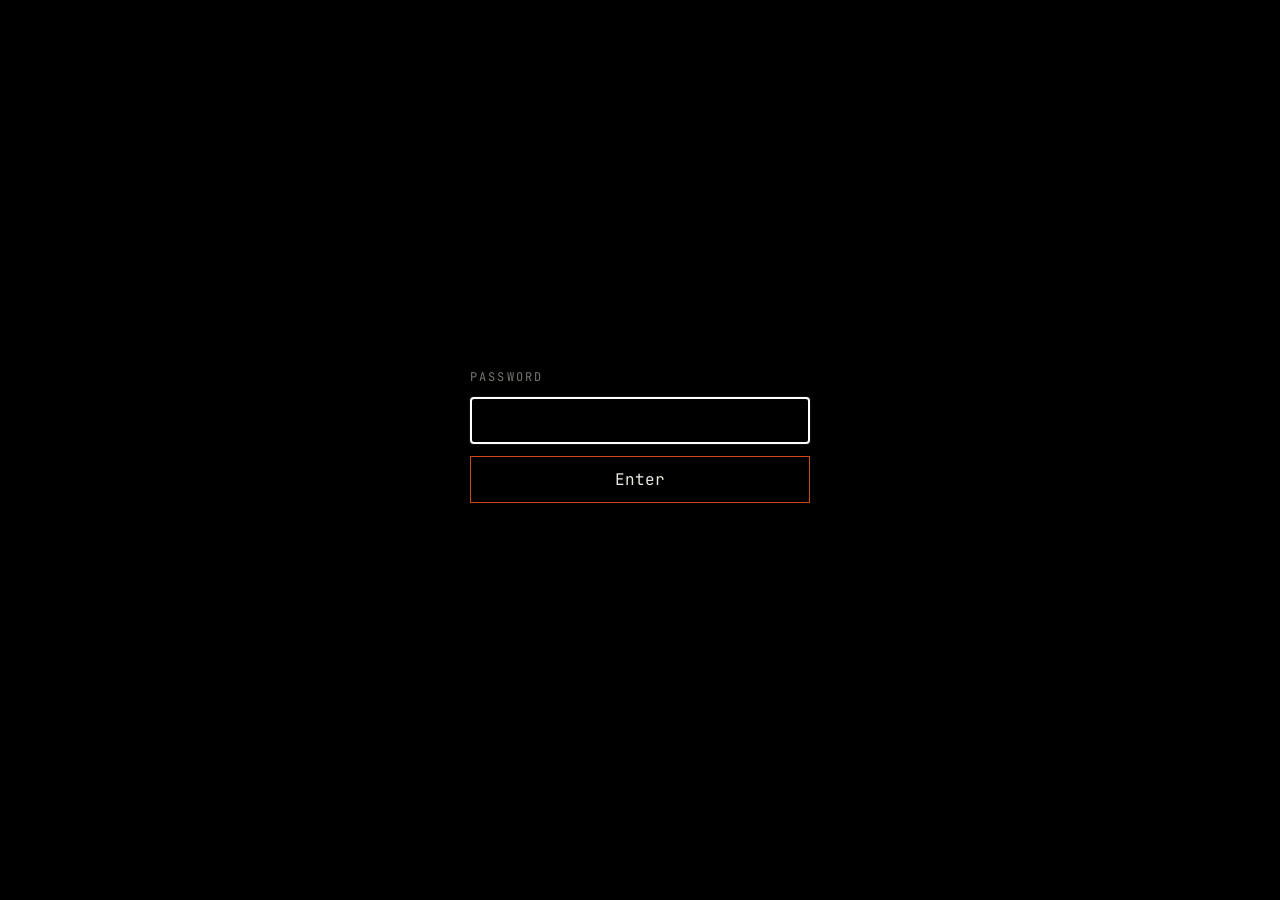
<file: vault/room.html>
<!DOCTYPE html>
<html lang="en">
<head>
<meta charset="utf-8">
<meta name="viewport" content="width=device-width, initial-scale=1">
<meta name="robots" content="noindex, nofollow, noarchive">
<title>Proof Room</title>
<link rel="preconnect" href="https://fonts.googleapis.com">
<link rel="preconnect" href="https://fonts.gstatic.com" crossorigin>
<link href="https://fonts.googleapis.com/css2?family=Syne:wght@600;700;800&family=Inter:opsz,wght@14..32,400;14..32,500&family=JetBrains+Mono:wght@400;500&display=swap" rel="stylesheet">
<style>
:root {
  --bg: #050506; --plate: #0c0c0e; --line: #1f1f23; --ink: #ece9e2; --ink-2: #b4b1a9; --ink-3: #78766f;
  --red: #d2451f; --red-glow: rgba(210, 69, 31, .18);
  --display: "Syne", system-ui, sans-serif; --sans: "Inter", system-ui, sans-serif; --mono: "JetBrains Mono", ui-monospace, monospace;
  --max: 1180px; --gutter: 16px;
}
* { box-sizing: border-box; }
html { color-scheme: dark; scroll-behavior: smooth; overflow-x: clip; }
body { margin: 0; background: var(--bg); color: var(--ink); font: 400 16px/1.6 var(--sans); overflow-x: hidden; }
a { color: inherit; }
img { max-width: 100%; display: block; }

/* living backdrop: faint grid + a red light that follows the pointer */
.backdrop { position: fixed; inset: 0; z-index: 0; pointer-events: none;
  background-image: linear-gradient(rgba(236,233,226,.035) 1px, transparent 1px), linear-gradient(90deg, rgba(236,233,226,.035) 1px, transparent 1px);
  background-size: 56px 56px; mask-image: radial-gradient(ellipse at 50% 30%, #000 30%, transparent 80%); }
.spot { position: fixed; z-index: 0; pointer-events: none; width: 900px; height: 900px; left: -450px; top: -450px;
  background: radial-gradient(circle, rgba(210,69,31,.13), transparent 60%); transform: translate(var(--mx, 50vw), var(--my, 30vh)); transition: transform .25s ease-out; }

/* ---------- intro ---------- */
#intro { position: fixed; inset: 0; z-index: 100; background: #000; display: grid; place-items: center; cursor: pointer; }
#intro[hidden] { display: none; }
#intro canvas { position: absolute; inset: 0; width: 100%; height: 100%; }
#intro .seam { position: absolute; left: 50%; top: 50%; height: 1px; width: 0; background: var(--red);
  box-shadow: 0 0 18px 2px var(--red), 0 0 60px 6px var(--red-glow); transform: translate(-50%, -50%); }
#intro .door { position: absolute; left: 0; right: 0; height: 50%; background: #000; z-index: 2; }
#intro .door.top { top: 0; } #intro .door.bot { bottom: 0; }
#intro .msg { position: relative; z-index: 3; text-align: center; font-family: var(--mono); letter-spacing: .32em; opacity: 0; }
#intro .msg b { display: block; font-size: clamp(18px, 3.4vw, 34px); font-weight: 500; color: var(--ink); text-shadow: 0 0 24px var(--red-glow); }
#intro .msg span { display: block; margin-top: 14px; font-size: 11px; color: var(--red); }
#intro .skip { position: absolute; z-index: 3; bottom: 22px; left: 0; right: 0; text-align: center; font: 11px var(--mono); letter-spacing: .2em; color: var(--ink-3); }

/* ---------- gate ---------- */
#gate { position: fixed; inset: 0; z-index: 90; display: grid; place-items: center; background: #000; }
#gate[hidden] { display: none; }
#gate form { width: min(340px, calc(100vw - 32px)); display: grid; gap: 12px; }
#gate label { font: 12px var(--mono); letter-spacing: .18em; text-transform: uppercase; color: var(--ink-3); }
#gate input, #gate button { font: 16px var(--mono); padding: 12px 14px; background: transparent; color: var(--ink); border: 1px solid var(--line); }
#gate button { border-color: var(--red); cursor: pointer; }
#gate p { font: 13px var(--mono); color: var(--red); min-height: 1.2em; margin: 0; }

/* ---------- room ---------- */
#room { position: relative; z-index: 1; opacity: 0; transition: opacity .9s ease; }
#room.in { opacity: 1; }
.wrap { max-width: var(--max); margin: 0 auto; padding: 0 var(--gutter); }
.top { position: sticky; top: 0; z-index: 5; backdrop-filter: blur(10px); background: rgba(5,5,6,.72); border-bottom: 1px solid var(--line); }
.top .wrap { display: flex; align-items: center; gap: 18px; height: 54px; }
.top .brand { flex: none; font: 600 13px var(--mono); letter-spacing: .14em; text-transform: uppercase; text-decoration: none; }
.top .brand i { font-style: normal; color: var(--red); }
.top nav { margin-left: auto; min-width: 0; display: flex; gap: 4px; overflow-x: auto; scrollbar-width: none; }
.top nav a { font: 12px var(--mono); color: var(--ink-3); text-decoration: none; padding: 6px 10px; white-space: nowrap; border-radius: 3px; }
.top nav a:hover, .top nav a.on { color: var(--ink); background: rgba(236,233,226,.06); }
.hero { padding: 96px 0 64px; }
.hero .k { font: 12px var(--mono); letter-spacing: .22em; text-transform: uppercase; color: var(--red); margin: 0 0 22px; }
.hero h1 { font: 800 clamp(34px, 10.5vw, 104px)/.95 var(--display); letter-spacing: -.04em; margin: 0 0 26px; }
.hero h1 em { font-style: normal; color: var(--ink); }
.hero p { max-width: 62ch; color: var(--ink-2); font-size: 18px; margin: 0; }
.start { padding: 0 0 72px; }
.start h2 { font: 12px var(--mono); letter-spacing: .22em; text-transform: uppercase; color: var(--ink-3); margin: 0 0 16px; font-weight: 400; }
.cards { display: grid; grid-template-columns: repeat(auto-fit, minmax(220px, 1fr)); gap: 0; }
.cards .card { outline: 1px solid var(--line); }
@media (min-width: 1100px) { .cards { grid-template-columns: repeat(5, 1fr); } }
.card { display: block; background: var(--plate); padding: 22px 20px 20px; color: inherit; text-decoration: none; transition: background .2s, transform .2s; min-width: 0; }
.card:hover { background: #121215; }
.card .p { font: 12px var(--mono); letter-spacing: .14em; text-transform: uppercase; color: var(--red); }
.card b { display: block; margin: 10px 0 6px; font: 700 clamp(26px, 3vw, 34px)/1.05 var(--display); letter-spacing: -.02em; }
.card span.l { display: block; font: 13px/1.45 var(--sans); color: var(--ink-2); }
.card i { display: block; margin-top: 14px; font: 12px var(--mono); font-style: normal; color: var(--ink-3); }
.card:hover i { color: var(--red); }
.chapter { padding: 88px 0; border-top: 1px solid var(--line); }
.ch-head { display: grid; grid-template-columns: 70px 1fr; gap: 16px; align-items: baseline; margin-bottom: 34px; }
.ch-head .n { font: 14px var(--mono); color: var(--red); }
.ch-head h2 { font: 700 clamp(36px, 5.6vw, 68px)/1 var(--display); letter-spacing: -.03em; margin: 0; }
.ch-head .sub { grid-column: 2; font: 12.5px var(--mono); color: var(--ink-3); margin: 10px 0 0; }
.stats { display: grid; grid-template-columns: repeat(auto-fit, minmax(170px, 1fr)); gap: 1px; background: var(--line); border: 1px solid var(--line); margin: 0 0 40px; }
.stat { background: var(--plate); padding: 22px 20px; }
.stat b { display: block; font: 700 clamp(28px, 3.4vw, 40px)/1.05 var(--display); letter-spacing: -.02em; }
.stat span { display: block; margin-top: 8px; font: 12px/1.45 var(--mono); color: var(--ink-3); }
.cols { display: grid; grid-template-columns: minmax(0, 1.05fr) minmax(0, 1fr); gap: 40px; align-items: start; }
.how h3, .facts h3, .words h3 { font: 500 11.5px var(--mono); letter-spacing: .16em; text-transform: uppercase; color: var(--red); margin: 0 0 14px; }
.how ul { margin: 0; padding: 0; list-style: none; }
.how li { padding: 12px 0 12px 22px; border-bottom: 1px solid var(--line); position: relative; color: var(--ink); }
.how li::before { content: ""; position: absolute; left: 0; top: 21px; width: 8px; height: 1px; background: var(--red); }
.facts table { width: 100%; border-collapse: collapse; font-size: 14px; }
.facts td { padding: 10px 8px; border-bottom: 1px solid var(--line); vertical-align: top; }
.facts td:first-child { color: var(--ink-2); width: 46%; }
.facts .src { margin-top: 4px; font-weight: 400;  font: 11px/1.4 var(--mono); color: var(--ink-3); word-break: break-word; }
.facts tr.hw td:first-child::after, .facts tr.sim td:first-child::after { font: 10px var(--mono); margin-left: 8px; padding: 1px 5px; border: 1px solid var(--line); color: var(--ink-3); }
.facts tr.hw td:first-child::after { content: "HARDWARE"; color: var(--red); border-color: var(--red); }
.facts tr.sim td:first-child::after { content: "SIM"; }
.gallery { display: grid; grid-template-columns: repeat(2, minmax(0, 1fr)); gap: 18px; margin: 40px 0 0; }
.gallery figure { margin: 0; border: 1px solid var(--line); background: var(--plate); }
.gallery figure.wide { grid-column: 1 / -1; }
.gallery figcaption { padding: 12px 16px; font-size: 13.5px; color: var(--ink-2); border-top: 1px solid var(--line); }
.words { margin: 36px 0 0; padding: 22px 24px; border-left: 2px solid var(--red); background: linear-gradient(90deg, var(--red-glow), transparent 70%); }
.words p { margin: 0 0 12px; font-size: 17px; }
.go { max-width: 100%; flex-wrap: wrap; display: inline-flex; gap: 10px; align-items: center; margin-top: 26px; font: 15px var(--mono); padding: 13px 20px; border: 1px solid var(--red);
  color: var(--ink); text-decoration: none; background: rgba(210,69,31,.08); transition: background .2s, transform .2s; }
.go:hover { background: var(--red); color: #fff; transform: translateY(-1px); }
.links { display: flex; flex-wrap: wrap; gap: 12px; }
.worm-stage { position: relative; border: 1px solid var(--line); background: radial-gradient(ellipse at 50% 60%, #0b1a22, #000 70%); overflow: hidden; }
.worm-stage img { width: 100%; mix-blend-mode: screen; transform: scale(1.02); transition: transform 6s ease; }
.worm-stage:hover img { transform: scale(1.08); }
.worm-stage .scan { position: absolute; left: 0; right: 0; height: 120px; top: -120px; background: linear-gradient(transparent, rgba(100,227,255,.10), transparent); animation: scan 4.5s linear infinite; }
@keyframes scan { to { top: 100%; } }
[data-r] { opacity: 0; transform: translateY(22px); transition: opacity .8s ease, transform .8s cubic-bezier(.2,.7,.2,1); }
[data-r].in { opacity: 1; transform: none; }
footer { border-top: 1px solid var(--line); padding: 40px 0 60px; font: 12px var(--mono); color: var(--ink-3); }
@media (max-width: 860px) { .cols, .gallery { grid-template-columns: 1fr; } .ch-head { grid-template-columns: 44px 1fr; } .hero { padding: 64px 0 40px; } }
@media (prefers-reduced-motion: reduce) { [data-r] { opacity: 1; transform: none; transition: none; } .worm-stage .scan { display: none; } html { scroll-behavior: auto; } }
</style>
</head>
<body>
<div class="backdrop"></div><div class="spot" id="spot"></div>

<div id="gate" hidden>
  <form id="gate-form" autocomplete="off">
    <label for="pw">Password</label>
    <input id="pw" type="password">
    <button type="submit">Enter</button>
    <p id="gate-msg"></p>
  </form>
</div>

<div id="intro" hidden>
  <canvas id="fx"></canvas>
  <div class="door top"></div><div class="door bot"></div>
  <div class="seam"></div>
  <div class="msg"><b id="msg-a"></b><span id="msg-b"></span></div>
  <div class="skip">click to skip</div>
</div>

<div id="room"></div>

<script src="js/vault.js?v=2"></script>
<script>
(function () {
  'use strict';
  const $ = (s) => document.querySelector(s);
  const reduce = matchMedia('(prefers-reduced-motion: reduce)').matches;
  const wait = (ms) => new Promise((r) => setTimeout(r, ms));

  addEventListener('pointermove', (e) => {
    document.documentElement.style.setProperty('--mx', e.clientX + 'px');
    document.documentElement.style.setProperty('--my', e.clientY + 'px');
  }, { passive: true });

  /* ---------------- the entrance ---------------- */
  function scramble(el, text, ms) {
    const glyphs = '01ABCDEF#%&*+<>/\\=';
    const t0 = performance.now();
    return new Promise((done) => {
      (function step(now) {
        const p = Math.min(1, (now - t0) / ms);
        const fixed = Math.floor(p * text.length);
        el.textContent = text.slice(0, fixed) + Array.from(text.slice(fixed), (c) => c === ' ' ? ' ' : glyphs[(Math.random() * glyphs.length) | 0]).join('');
        if (p < 1) requestAnimationFrame(step); else done();
      })(t0);
    });
  }

  function particles(canvas) {
    const ctx = canvas.getContext('2d');
    const dpr = Math.min(2, devicePixelRatio || 1);
    let W, H, pts = [], phase = 'gather', t0 = performance.now(), alive = true;
    function size() { W = canvas.width = innerWidth * dpr; H = canvas.height = innerHeight * dpr; }
    size(); addEventListener('resize', size);
    const N = Math.min(900, Math.floor(innerWidth * innerHeight / 1400));
    for (let i = 0; i < N; i++) {
      const a = Math.random() * Math.PI * 2, r = Math.max(W, H) * (0.4 + Math.random() * 0.6);
      pts.push({ x: W / 2 + Math.cos(a) * r, y: H / 2 + Math.sin(a) * r, vx: 0, vy: 0,
        c: Math.random() < 0.22 ? '210,69,31' : '236,233,226', s: (Math.random() * 1.4 + 0.4) * dpr });
    }
    (function frame(now) {
      if (!alive) return;
      const t = now - t0;
      ctx.fillStyle = 'rgba(0,0,0,0.22)'; ctx.fillRect(0, 0, W, H);
      for (const p of pts) {
        const dx = W / 2 - p.x, dy = H / 2 - p.y, d = Math.hypot(dx, dy) + 1;
        if (phase === 'gather') { p.vx += dx / d * 0.9 * dpr; p.vy += dy / d * 0.9 * dpr; p.vx *= 0.92; p.vy *= 0.92;
          p.vx += -dy / d * 0.35 * dpr; p.vy += dx / d * 0.35 * dpr; }
        else { p.vx -= dx / d * 2.4 * dpr; p.vy -= dy / d * 2.4 * dpr; p.vx *= 0.96; p.vy *= 0.96; }
        p.x += p.vx; p.y += p.vy;
        ctx.fillStyle = `rgba(${p.c},${phase === 'gather' ? 0.9 : Math.max(0, 0.9 - (t - 1300) / 900)})`;
        ctx.fillRect(p.x, p.y, p.s, p.s);
      }
      if (phase === 'gather' && t > 1150) phase = 'burst';
      requestAnimationFrame(frame);
    })(t0);
    return () => { alive = false; };
  }

  async function intro() {
    const box = $('#intro'), seam = box.querySelector('.seam'), msg = box.querySelector('.msg');
    const top = box.querySelector('.door.top'), bot = box.querySelector('.door.bot');
    box.hidden = false;
    let skipped = false;
    const skip = () => { skipped = true; };
    box.addEventListener('click', skip); addEventListener('keydown', skip, { once: true });
    const ease = 'cubic-bezier(.7,0,.2,1)';
    // 1. the seam
    seam.animate([{ width: '0px' }, { width: '100vw' }], { duration: 520, easing: ease, fill: 'forwards' });
    await wait(560); if (skipped) return end();
    // 2. doors open on the particle field
    const stop = particles($('#fx'));
    top.animate([{ transform: 'none' }, { transform: 'translateY(-100%)' }], { duration: 900, easing: ease, fill: 'forwards' });
    bot.animate([{ transform: 'none' }, { transform: 'translateY(100%)' }], { duration: 900, easing: ease, fill: 'forwards' });
    seam.animate([{ opacity: 1 }, { opacity: 0 }], { duration: 700, fill: 'forwards' });
    await wait(500); if (skipped) { stop(); return end(); }
    // 3. the words
    msg.animate([{ opacity: 0 }, { opacity: 1 }], { duration: 300, fill: 'forwards' });
    await scramble($('#msg-a'), 'ACCESS GRANTED', 700);
    await scramble($('#msg-b'), 'PROOF ROOM · DYLAN LEITENBERG', 600);
    await wait(650);
    stop();
    return end();
    function end() {
      box.animate([{ opacity: 1 }, { opacity: 0 }], { duration: 600, fill: 'forwards' }).onfinish = () => { box.hidden = true; };
    }
  }

  /* ---------------- the room ---------------- */
  function reveal() {
    const els = document.querySelectorAll('#room .chapter > .wrap > *, #room .hero .wrap > *, #room .gallery figure, #room .stat');
    els.forEach((el, i) => { el.setAttribute('data-r', ''); el.style.transitionDelay = (Math.min(i % 6, 5) * 60) + 'ms'; });
    const io = new IntersectionObserver((es) => es.forEach((e) => { if (e.isIntersecting) { e.target.classList.add('in'); io.unobserve(e.target); } }),
      { rootMargin: '0px 0px -6% 0px', threshold: 0.05 });
    els.forEach((el) => io.observe(el));
    // nav highlight
    const links = [...document.querySelectorAll('.top nav a')];
    const secs = links.map((a) => document.querySelector(a.getAttribute('href'))).filter(Boolean);
    addEventListener('scroll', () => {
      let cur = null; for (const s of secs) if (s.getBoundingClientRect().top < 140) cur = s;
      links.forEach((a) => a.classList.toggle('on', cur && a.getAttribute('href') === '#' + cur.id));
    }, { passive: true });
    // count-up stats
    document.querySelectorAll('.stat b[data-n]').forEach((b) => {
      const target = +b.dataset.n, suffix = b.dataset.s || '', dec = +(b.dataset.d || 0);
      const run = () => { const t0 = performance.now(); (function f(now) { const p = Math.min(1, (now - t0) / 1400); const v = target * (1 - Math.pow(1 - p, 3));
        b.textContent = v.toLocaleString(undefined, { minimumFractionDigits: dec, maximumFractionDigits: dec }) + suffix; if (p < 1) requestAnimationFrame(f); })(t0); };
      if (reduce) { b.textContent = target.toLocaleString(undefined, { minimumFractionDigits: dec, maximumFractionDigits: dec }) + suffix; return; }
      new IntersectionObserver((es, o) => { if (es[0].isIntersecting) { run(); o.disconnect(); } }).observe(b);
    });
  }

  async function show(password) {
    const html = new TextDecoder().decode(await VAULT.open('room.bin?v=2', password));
    $('#gate').hidden = true;
    const playing = (!reduce && !sessionStorage.getItem('phv-seen')) ? intro() : Promise.resolve();
    try { sessionStorage.setItem('phv-seen', '1'); } catch (_) {}
    $('#room').innerHTML = html;
    reveal();
    await playing;
    $('#room').classList.add('in');
    if (location.hash) { const t = document.querySelector(location.hash); if (t) t.scrollIntoView(); }
  }

  $('#gate-form').addEventListener('submit', async (e) => {
    e.preventDefault(); $('#gate-msg').textContent = 'checking…';
    try { await show($('#pw').value); } catch (err) { $('#gate-msg').textContent = err.message === 'wrong password' ? 'Wrong password.' : err.message; }
  });
  (async () => {
    if (VAULT.hasKey()) { try { await show(null); return; } catch (_) { VAULT.forget(); } }
    $('#gate').hidden = false; $('#pw').focus();
  })();
})();
</script>
</body>
</html>
</file>
<file: style.css>
/* parahuman.net
   Black, off-white, Mars red. Syne for display, Inter for reading, JetBrains Mono for data.
   Reveal on scroll; motion off when the OS asks for it. */

:root {
  --bg: #0a0a0b;
  --bg-2: #111113;
  --bg-3: #18181b;
  --plate: #000000;
  --line: #222226;
  --line-2: #2f2f35;
  --ink: #ece9e2;
  --ink-2: #b4b1a9;
  --ink-3: #78766f;
  --red: #d2451f;
  --red-2: #ff5a2e;
  --red-dim: #6e2612;
  --red-glow: rgba(210, 69, 31, 0.16);

  --display: "Syne", "Space Grotesk", -apple-system, BlinkMacSystemFont, "Helvetica Neue", Arial, sans-serif;
  --sans: "Inter", -apple-system, BlinkMacSystemFont, "Helvetica Neue", Arial, sans-serif;
  --mono: "JetBrains Mono", ui-monospace, SFMono-Regular, Menlo, monospace;

  --gutter: 16px;
  --max: 1120px;
  --measure: 62ch;
  --ease: cubic-bezier(0.2, 0.7, 0.2, 1);
}

* { box-sizing: border-box; }
html { -webkit-text-size-adjust: 100%; scroll-behavior: smooth; scroll-padding-top: 72px; background: var(--bg); }
@media (prefers-reduced-motion: reduce) { html { scroll-behavior: auto; } }

body {
  margin: 0;
  background: var(--bg);
  color: var(--ink);
  font-family: var(--sans);
  font-size: 17px;
  line-height: 1.6;
  font-weight: 400;
  -webkit-font-smoothing: antialiased;
  counter-reset: project;
}
::selection { background: var(--red); color: #fff; }

a { color: inherit; text-decoration: underline; text-decoration-color: var(--line-2); text-underline-offset: 0.2em; text-decoration-thickness: 1px; transition: text-decoration-color .2s; }
a:hover { text-decoration-color: var(--red-2); }

.wrap { max-width: var(--max); margin: 0 auto; padding: 0 var(--gutter); }
em { font-style: italic; color: var(--ink); }

/* ---------- reveal on scroll ---------- */
html.js [data-reveal] { opacity: 0; transform: translateY(28px); transition: opacity .8s var(--ease), transform .8s var(--ease); transition-delay: var(--d, 0ms); will-change: opacity, transform; }
html.js [data-reveal="left"] { transform: translateX(-36px); }
html.js [data-reveal].in { opacity: 1; transform: none; }
@media (prefers-reduced-motion: reduce) {
  html.js [data-reveal] { transition: opacity .3s linear; transform: none; }
}

/* ---------- nav + progress ---------- */
nav.top {
  position: sticky; top: 0; z-index: 50;
  background: rgba(10, 10, 11, 0.72);
  backdrop-filter: saturate(140%) blur(12px);
  -webkit-backdrop-filter: saturate(140%) blur(12px);
  border-bottom: 1px solid var(--line);
}
#progress { position: absolute; left: 0; top: 0; height: 2px; width: 0; background: var(--red); transition: width .12s linear; }
nav.top .wrap { display: flex; align-items: center; justify-content: space-between; gap: 16px; height: 56px; }
nav.top .brand { font-family: var(--mono); font-size: 13px; letter-spacing: 0.06em; text-transform: uppercase; text-decoration: none; white-space: nowrap; flex: none; color: var(--ink); }
nav.top .brand::before { content: ""; display: inline-block; width: 8px; height: 8px; background: var(--red); margin-right: 10px; vertical-align: 1px; }
nav.top ul { list-style: none; margin: 0; padding: 0; display: flex; gap: 2px; overflow-x: auto; scrollbar-width: none; }
nav.top ul::-webkit-scrollbar { display: none; }
nav.top li a { display: block; padding: 6px 10px; border-radius: 4px; font-family: var(--mono); font-size: 12px; letter-spacing: 0.04em; color: var(--ink-3); text-decoration: none; white-space: nowrap; transition: color .2s, background .2s; }
nav.top li a:hover { color: var(--ink); background: var(--bg-3); }

/* ---------- hero ---------- */
header.hero { position: relative; padding: 112px 0 80px; border-bottom: 1px solid var(--line); overflow: hidden; }
header.hero::before { content: ""; position: absolute; inset: -20% -10% auto -10%; height: 90%; background: radial-gradient(60% 60% at 18% 20%, var(--red-glow), transparent 70%); pointer-events: none; }
header.hero .wrap { position: relative; display: grid; grid-template-columns: minmax(0, 1fr) 260px; gap: 56px; align-items: end; }
.kicker { font-family: var(--mono); font-size: 12px; letter-spacing: 0.18em; text-transform: uppercase; color: var(--red); margin: 0 0 26px; }
.kicker::before { content: ""; display: inline-block; width: 28px; height: 1px; background: var(--red); margin-right: 14px; vertical-align: 4px; }
h1 { font-family: var(--display); font-weight: 700; font-size: clamp(60px, 10.5vw, 128px); line-height: 0.92; letter-spacing: -0.035em; margin: 0 0 34px; color: var(--ink); }
.tagline { font-family: var(--display); font-size: clamp(24px, 3.2vw, 36px); font-weight: 500; line-height: 1.2; letter-spacing: -0.01em; color: var(--ink); max-width: min(48ch, 100%); margin: 0 0 36px; }
.velocity { font-family: var(--mono); font-size: 14px; letter-spacing: 0.14em; text-transform: uppercase; color: var(--red-2); margin: -14px 0 34px; }
.velocity::before { content: ""; display: inline-block; width: 10px; height: 10px; background: var(--red); margin-right: 14px; vertical-align: 0; }
.meta { font-family: var(--mono); font-size: 12.5px; color: var(--ink-3); display: flex; flex-wrap: wrap; gap: 8px 22px; margin: 0 0 26px; }
.meta span + span::before { content: "/"; margin-right: 22px; color: var(--line-2); }
.links { display: flex; flex-wrap: wrap; gap: 10px; }
.links a { font-family: var(--mono); font-size: 12.5px; letter-spacing: 0.04em; text-decoration: none; border: 1px solid var(--line-2); border-radius: 4px; padding: 9px 16px; color: var(--ink); background: transparent; transition: border-color .2s, background .2s, transform .2s var(--ease); }
.links a:hover { border-color: var(--red); background: var(--bg-2); transform: translateY(-1px); }

.portrait-wrap { position: relative; }
.portrait { width: 100%; aspect-ratio: 4 / 5; object-fit: cover; border-radius: 4px; border: 1px solid var(--line-2); background: var(--bg-2); display: block; }
.portrait-wrap::before, .portrait-wrap::after { content: ""; position: absolute; width: 22px; height: 22px; border: 2px solid var(--red); pointer-events: none; }
.portrait-wrap::before { left: -8px; top: -8px; border-right: 0; border-bottom: 0; }
.portrait-wrap::after { right: -8px; bottom: -8px; border-left: 0; border-top: 0; }

/* ---------- index ---------- */
section.index { padding: 48px 0 16px; }
section.index h2 { font-family: var(--mono); font-size: 12px; letter-spacing: 0.18em; text-transform: uppercase; color: var(--red); font-weight: 500; margin: 0 0 10px; }
ol.index { list-style: none; margin: 0; padding: 0; border-top: 1px solid var(--line); }
ol.index li a { display: grid; grid-template-columns: 56px 1fr 28px; gap: 16px; align-items: baseline; padding: 20px 8px; border-bottom: 1px solid var(--line); text-decoration: none; transition: background .2s, padding-left .3s var(--ease); }
ol.index li a:hover { background: var(--bg-2); padding-left: 16px; }
ol.index li a:hover .t { color: var(--red-2); }
ol.index li a:hover .arrow { opacity: 1; transform: translate(0, 0); }
ol.index .n { font-family: var(--mono); font-size: 13px; color: var(--red); }
ol.index .t { font-family: var(--display); font-size: 27px; font-weight: 600; letter-spacing: -0.02em; line-height: 1.15; transition: color .2s; }
ol.index .t small { display: block; font-size: 14px; font-weight: 400; color: var(--ink-3); margin-top: 4px; letter-spacing: 0; }
ol.index .arrow { font-family: var(--mono); color: var(--red); opacity: 0; transform: translate(-6px, 6px); transition: opacity .25s, transform .3s var(--ease); }

/* ---------- project ---------- */
section.project { padding: 112px 0 88px; border-bottom: 1px solid var(--line); counter-increment: project; counter-reset: fig; position: relative; }
.p-head { display: grid; grid-template-columns: 56px 1fr; gap: 16px; align-items: baseline; margin: 0 0 14px; }
.p-head .n { font-family: var(--mono); font-size: 14px; color: var(--red); }
.p-head h2 { font-family: var(--display); font-weight: 700; font-size: clamp(38px, 6vw, 72px); line-height: 1.0; letter-spacing: -0.03em; margin: 0; color: var(--ink); }
.lede { grid-column: 2; display: flex; flex-wrap: wrap; gap: 8px 20px; font-family: var(--mono); font-size: 12.5px; color: var(--ink-3); margin: 0 0 44px; }
.lede .status { color: var(--ink-2); }
.lede .status::before { content: ""; display: inline-block; width: 7px; height: 7px; border-radius: 50%; background: var(--ink-3); margin-right: 9px; vertical-align: 1px; }
.lede .status.live::before { background: var(--red); box-shadow: 0 0 0 4px var(--red-glow); }

/* Text first, across the full width in three columns (What I built | What was hard |
   What I learned); the spec sheet below in two newspaper columns (rows flow down the
   left, then the right), so a long list fills the width without pairing a short row
   beside a tall one. Phones get one column. */
.cols { display: grid; grid-template-columns: minmax(0, 1fr); gap: 48px; margin: 48px 0 0; }
.cols > * { min-width: 0; }
.cols > .prose { order: -1; max-width: none; display: grid; grid-template-columns: repeat(3, minmax(0, 1fr));
  grid-template-rows: auto auto; grid-auto-flow: column; gap: 0 48px; }
.cols > .prose:has(> h4:only-of-type) { grid-template-columns: minmax(0, 1fr); max-width: var(--measure); }
.cols > .prose p { margin: 0; }
dl.specs { columns: 2; column-gap: 48px; }
dl.specs .h { -webkit-column-span: all; column-span: all; display: block; }
dl.specs > div { -webkit-column-break-inside: avoid; break-inside: avoid; }

dl.specs { margin: 0; border-top: 2px solid var(--red); }
dl.specs .h { font-family: var(--mono); font-size: 11.5px; letter-spacing: 0.16em; text-transform: uppercase; color: var(--ink-3); padding: 12px 0 10px; border-bottom: 1px solid var(--line); }
dl.specs div { display: grid; grid-template-columns: 116px 1fr; gap: 14px; padding: 12px 0; border-bottom: 1px solid var(--line); }
dl.specs dt { font-family: var(--mono); font-size: 12px; color: var(--ink-3); padding-top: 3px; }
dl.specs dd { margin: 0; font-size: 15px; line-height: 1.55; color: var(--ink-2); }
dl.specs dd strong { font-family: var(--mono); font-weight: 500; font-size: 13.5px; color: var(--ink); }
dl.specs dd a { color: var(--ink); }

.prose { max-width: var(--measure); }
.prose h4 { font-family: var(--mono); font-size: 11.5px; letter-spacing: 0.16em; text-transform: uppercase; color: var(--red); font-weight: 500; margin: 0 0 10px; }
.prose p { margin: 0 0 22px; font-size: 17.5px; line-height: 1.6; color: var(--ink); }
.prose p:last-child { margin-bottom: 0; }

/* ---------- figures ---------- */
.lead { margin: 0 0 8px; }
.lead .frame { aspect-ratio: auto; }
.lead .frame img { height: auto; max-height: 760px; object-fit: contain; }
.lead.photo .frame { aspect-ratio: 16 / 10; }
.lead.photo .frame img { height: 100%; max-height: none; object-fit: cover; }
.gallery { display: grid; grid-template-columns: repeat(12, 1fr); gap: 22px 20px; margin: 52px 0 0; }
.gallery figure { grid-column: span 4; }
.gallery figure.half { grid-column: span 6; }
.gallery figure.wide { grid-column: 1 / -1; }
figure { margin: 0; }
figure .frame { border: 1px solid var(--line); border-radius: 6px; overflow: hidden; background: var(--plate); aspect-ratio: 4 / 3; display: flex; align-items: center; justify-content: center; transition: border-color .3s; }
figure:hover .frame { border-color: var(--line-2); }
figure.wide .frame { aspect-ratio: 21 / 9; }
figure.tall .frame { aspect-ratio: 3 / 4; }
figure.free .frame { aspect-ratio: auto; }
figure .frame video { display: block; width: 100%; height: auto; }
figure.tall .frame video { height: 100%; object-fit: cover; }
.gallery figure.row-start { grid-column: 1 / span 4; }
.gallery figure.half.row-start { grid-column: 1 / span 6; }
figure.wide.contain .frame { aspect-ratio: auto; }
figure .frame img { display: block; width: 100%; height: 100%; object-fit: cover; }
figure.contain .frame img { object-fit: contain; }
figure.contain .frame { background: var(--plate); }
figure.plate .frame { background: #f6f4ee; }
figure.plate .frame img { object-fit: contain; }
figure.photo .frame { background: var(--bg-2); }
figure.panel .frame { aspect-ratio: 4 / 5; background: #060a0e; }
figure.panel .frame img { object-fit: cover; object-position: top; }
figcaption { font-family: var(--mono); font-size: 12px; line-height: 1.55; color: var(--ink-3); padding: 10px 2px 0; }
figcaption::before { counter-increment: fig; content: counter(project, decimal-leading-zero) "." counter(fig) "  "; color: var(--red); }

/* ---------- misc ---------- */
section.plain { padding: 88px 0; border-bottom: 1px solid var(--line); }
section.plain h2 { font-family: var(--display); font-weight: 700; font-size: clamp(32px, 4.4vw, 48px); letter-spacing: -0.03em; margin: 0 0 28px; }
ul.list { list-style: none; margin: 0; padding: 0; max-width: 76ch; border-top: 1px solid var(--line); }
ul.list li { display: grid; grid-template-columns: 160px 1fr; gap: 18px; padding: 14px 0; border-bottom: 1px solid var(--line); font-size: 15.5px; color: var(--ink-2); }
ul.list .k { font-family: var(--mono); font-size: 12px; color: var(--red); padding-top: 3px; letter-spacing: 0.04em; }

footer { padding: 64px 0 112px; font-family: var(--mono); font-size: 12.5px; color: var(--ink-3); }
footer .wrap { display: flex; flex-wrap: wrap; justify-content: space-between; gap: 12px 24px; }
footer a { color: var(--ink-2); }

/* ---------- live-site link ---------- */
.visit-row { grid-column: 2; margin: -26px 0 40px; }
.visit { display: inline-flex; align-items: center; gap: 10px; font-family: var(--mono); font-size: 15px; letter-spacing: 0.04em;
  text-decoration: none; color: var(--ink); border: 1px solid var(--red); border-radius: 4px; padding: 12px 20px;
  background: var(--red-glow); transition: background .2s, transform .2s var(--ease); }
.visit:hover { background: var(--red); color: #fff; transform: translateY(-1px); }

/* ---------- responsive ---------- */
@media (max-width: 900px) {
  .cols { grid-template-columns: 1fr; gap: 36px; }
  .cols > .prose { grid-template-columns: minmax(0, 1fr); grid-template-rows: none; grid-auto-flow: row; }
  .cols > .prose h4:not(:first-child) { margin-top: 22px; }
  dl.specs { columns: 1; }
  .gallery figure { grid-column: span 6; }
  .gallery figure.row-start { grid-column: 1 / span 6; }
}
@media (max-width: 620px) {
  nav.top .brand { font-size: 12px; }
  nav.top li a { padding: 6px 8px; }
  .lead .frame img { max-height: 520px; }
  header.hero { padding: 64px 0 52px; }
  header.hero .wrap { grid-template-columns: minmax(0, 1fr); gap: 32px; }
  .portrait-wrap { width: 180px; }
  h1 { font-size: clamp(56px, 17vw, 96px); }
  section.project { padding: 72px 0 60px; }
  .p-head { grid-template-columns: 40px 1fr; }
  ol.index li a { grid-template-columns: 40px 1fr 20px; }
  .lede { grid-column: 1 / -1; }
  ol.index .t { font-size: 22px; }
  .gallery { gap: 16px 12px; }
  .gallery figure, .gallery figure.half, .gallery figure.row-start { grid-column: 1 / -1; }
  dl.specs div { grid-template-columns: 96px 1fr; }
  ul.list li { grid-template-columns: 1fr; gap: 2px; }
}

/* placeholder for Dylan's own prose; the page is not published while one remains */
.slot { border: 1px dashed #c9a227; background: #fff8dc; color: #8a6d00; padding: 10px 12px; margin: 0 0 14px; font-size: 14px; }

/* ---------- Academy (locked) ---------- */
.acad-gate { max-width: 420px; }
.acad-gate label { display: block; font-family: var(--mono); font-size: 12px; letter-spacing: 0.16em; text-transform: uppercase; color: var(--ink-3); margin: 0 0 10px; }
.acad-row { display: flex; gap: 10px; }
.acad-row input { flex: 1; min-width: 0; font: 16px var(--mono); color: var(--ink); background: var(--plate); border: 1px solid var(--line); padding: 12px 14px; }
.acad-row input:focus { outline: none; border-color: var(--red); }
.acad-row button { font: 14px var(--mono); letter-spacing: 0.06em; color: var(--ink); background: transparent; border: 1px solid var(--red); padding: 12px 18px; cursor: pointer; }
.acad-row button:hover { background: var(--red); color: #fff; }
.acad-msg { font-family: var(--mono); font-size: 13px; color: var(--ink-3); min-height: 1.2em; margin: 10px 0 0; }
.acad-note { font-family: var(--mono); font-size: 13px; color: var(--ink-3); margin: 0 0 14px; max-width: 46ch; }
.acad-gate[hidden], #acad-body[hidden] { display: none; }
.acad-grid { display: grid; grid-template-columns: repeat(3, minmax(0, 1fr)); gap: 16px; }
.acad-card { border: 1px solid var(--line); background: var(--plate); padding: 24px; display: flex; flex-direction: column; }
.acad-card h3 { font-family: var(--display); font-weight: 700; font-size: 26px; letter-spacing: -0.02em; margin: 0 0 12px; color: var(--ink); }
.acad-card p { margin: 0 0 16px; font-size: 16px; line-height: 1.55; color: var(--ink); }
.acad-card p:last-child { margin: auto 0 0; padding-top: 8px; }
.acad-card .acad-k { font-family: var(--mono); font-size: 11.5px; letter-spacing: 0.16em; text-transform: uppercase; color: var(--red); margin: 0 0 10px; }
.acad-card .acad-note { font-size: 14px; color: var(--ink-3); }
.acad-hero { grid-column: 1 / -1; }
.acad-hero h3 { font-size: clamp(30px, 4vw, 44px); }
@media (max-width: 860px) { .acad-grid { grid-template-columns: 1fr; } }
</file>
